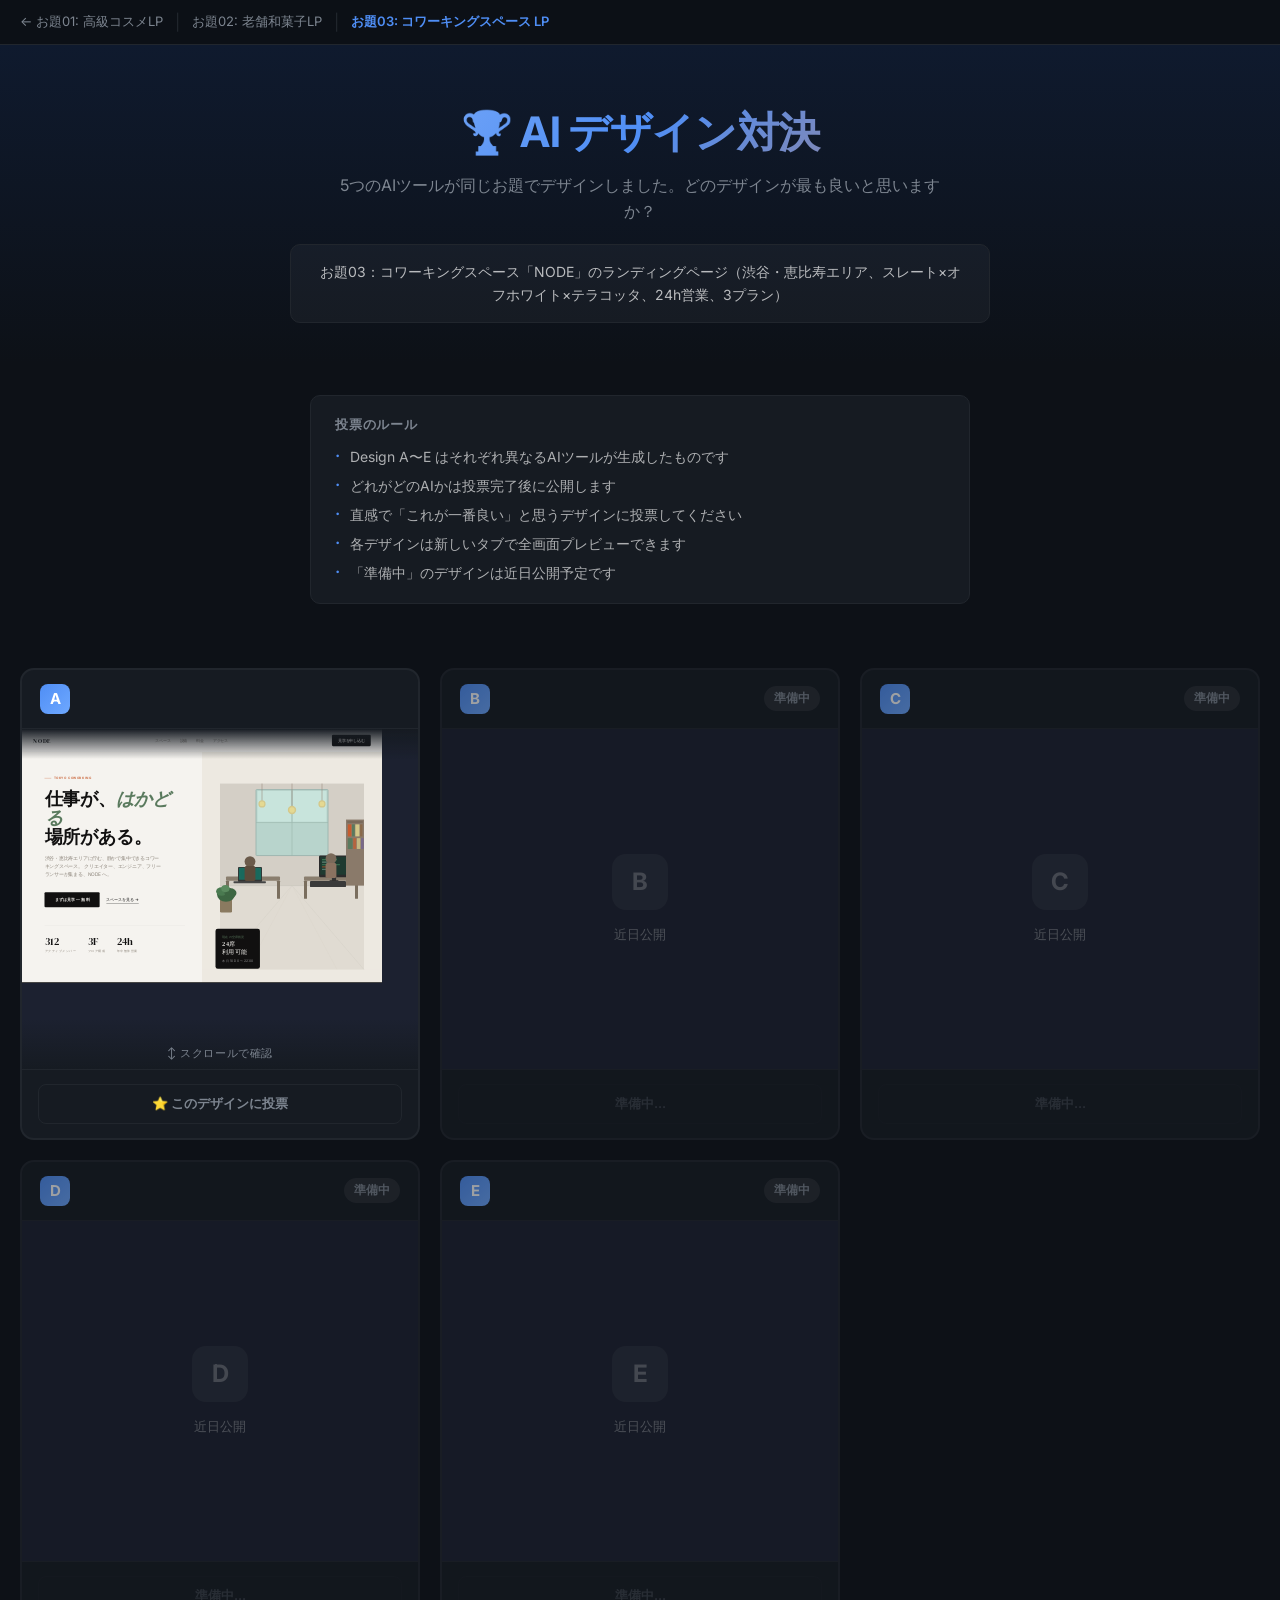
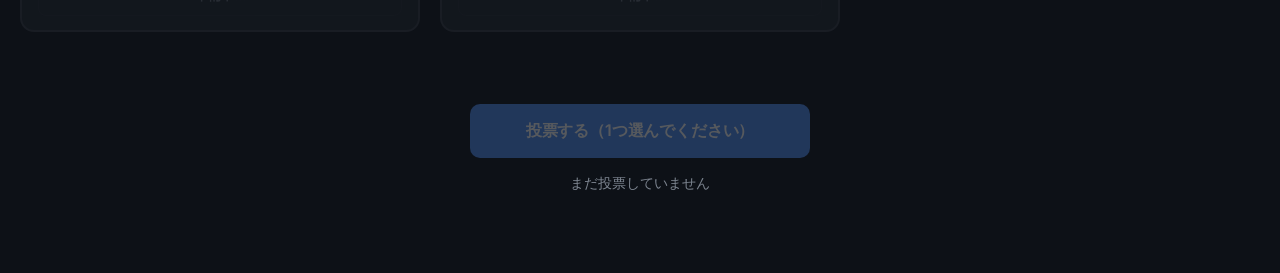
<file: vote03.html>
<!DOCTYPE html>
<html lang="ja">
<head>
<meta charset="UTF-8">
<meta name="viewport" content="width=device-width, initial-scale=1.0">
<title>AI デザイン対決 — お題03: コワーキングスペース LP</title>
<style>
  @import url('https://fonts.googleapis.com/css2?family=Inter:wght@300;400;500;600;700&display=swap');

  :root {
    --bg: #0d1117;
    --card: #161b22;
    --border: #21262d;
    --accent: #4f8ef5;
    --accent2: #e07b39;
    --text: #e6edf3;
    --muted: #7d8590;
  }

  * { box-sizing: border-box; margin: 0; padding: 0; }

  body {
    font-family: 'Inter', sans-serif;
    background: var(--bg);
    color: var(--text);
    min-height: 100vh;
  }

  /* nav back */
  .top-nav {
    padding: 12px 20px;
    display: flex;
    align-items: center;
    gap: 12px;
    flex-wrap: wrap;
    border-bottom: 1px solid var(--border);
    background: rgba(13,17,23,0.9);
    backdrop-filter: blur(8px);
    position: sticky;
    top: 0;
    z-index: 50;
  }
  .top-nav a {
    font-size: 13px;
    color: var(--muted);
    text-decoration: none;
    display: flex;
    align-items: center;
    gap: 4px;
    transition: color 0.2s;
  }
  .top-nav a:hover { color: var(--text); }
  .top-nav .sep { color: var(--border); font-size: 16px; }
  .top-nav .current { font-size: 13px; color: var(--accent); font-weight: 600; }

  .header {
    text-align: center;
    padding: 60px 20px 40px;
    background: linear-gradient(180deg, #0f1a2e 0%, var(--bg) 100%);
  }

  .header h1 {
    font-size: clamp(24px, 4vw, 42px);
    font-weight: 700;
    letter-spacing: -0.02em;
    background: linear-gradient(135deg, #a8c8f8, #4f8ef5, #e07b39);
    -webkit-background-clip: text;
    -webkit-text-fill-color: transparent;
    background-clip: text;
    margin-bottom: 12px;
  }

  .header p {
    color: var(--muted);
    font-size: 16px;
    max-width: 600px;
    margin: 0 auto 20px;
    line-height: 1.6;
  }

  .prompt-box {
    display: inline-block;
    background: rgba(255,255,255,0.04);
    border: 1px solid var(--border);
    border-radius: 10px;
    padding: 16px 24px;
    font-size: 14px;
    color: rgba(255,255,255,0.7);
    max-width: 700px;
    line-height: 1.6;
  }

  .rules {
    background: var(--card);
    border: 1px solid var(--border);
    border-radius: 10px;
    padding: 20px 24px;
    font-size: 14px;
  }

  .rules h3 {
    font-size: 13px;
    font-weight: 600;
    color: var(--muted);
    letter-spacing: 0.06em;
    text-transform: uppercase;
    margin-bottom: 12px;
  }

  .rules ul {
    list-style: none;
    display: flex;
    flex-direction: column;
    gap: 8px;
  }

  .rules li {
    display: flex;
    align-items: flex-start;
    gap: 10px;
    color: rgba(255,255,255,0.65);
    line-height: 1.5;
  }

  .rules li::before {
    content: '·';
    color: var(--accent);
    font-size: 20px;
    line-height: 1;
    flex-shrink: 0;
  }

  .designs-grid {
    display: grid;
    grid-template-columns: repeat(auto-fill, minmax(360px, 1fr));
    gap: 20px;
    max-width: 1400px;
    margin: 0 auto;
    padding: 32px 20px;
  }

  .design-card {
    background: var(--card);
    border: 2px solid var(--border);
    border-radius: 14px;
    overflow: hidden;
    transition: border-color 0.2s, box-shadow 0.2s;
    cursor: pointer;
  }

  .design-card.selected {
    border-color: var(--accent);
    box-shadow: 0 0 0 1px var(--accent), 0 0 30px rgba(79,142,245,0.15);
  }

  .design-card.coming-soon { opacity: 0.6; cursor: default; }

  .card-label {
    display: flex;
    align-items: center;
    justify-content: space-between;
    padding: 14px 18px;
    border-bottom: 1px solid var(--border);
  }

  .design-letter {
    width: 30px;
    height: 30px;
    background: linear-gradient(135deg, var(--accent), #6ea8ff);
    border-radius: 8px;
    display: flex;
    align-items: center;
    justify-content: center;
    font-weight: 700;
    font-size: 15px;
    color: white;
  }

  .card-status {
    font-size: 12px;
    font-weight: 600;
    padding: 4px 10px;
    border-radius: 20px;
  }

  .card-status.voted { background: rgba(79,142,245,0.15); color: var(--accent); }
  .card-status.soon { background: rgba(255,255,255,0.08); color: var(--muted); }

  .preview-container {
    position: relative;
    height: 340px;
    overflow: hidden;
    background: #1c2130;
  }

  .preview-overlay {
    position: absolute;
    top: 0; left: 0; right: 0;
    height: 30px;
    background: linear-gradient(180deg, var(--card) 0%, transparent 100%);
    z-index: 2;
    pointer-events: none;
  }

  .preview-overlay-bottom {
    position: absolute;
    bottom: 0; left: 0; right: 0;
    height: 50px;
    background: linear-gradient(0deg, var(--card) 0%, transparent 100%);
    z-index: 2;
    display: flex;
    align-items: flex-end;
    justify-content: center;
    padding-bottom: 8px;
    pointer-events: none;
  }

  .scroll-hint {
    font-size: 11px;
    color: var(--muted);
    letter-spacing: 0.05em;
  }

  .preview-container iframe {
    width: 1280px;
    height: 900px;
    border: none;
    transform: scale(0.28125);
    transform-origin: top left;
    pointer-events: none;
  }

  .iframe-click-cover {
    position: absolute;
    inset: 0;
    z-index: 3;
    cursor: pointer;
  }

  .preview-fallback {
    height: 100%;
    display: flex;
    flex-direction: column;
    align-items: center;
    justify-content: center;
    gap: 16px;
  }

  .preview-tool-badge {
    width: 56px; height: 56px;
    background: rgba(255,255,255,0.06);
    border-radius: 14px;
    display: flex; align-items: center; justify-content: center;
    font-size: 24px; font-weight: 700;
    color: rgba(255,255,255,0.3);
  }

  .card-footer {
    padding: 14px 16px;
    border-top: 1px solid var(--border);
    display: flex;
    align-items: center;
    gap: 10px;
  }

  .vote-btn {
    flex: 1;
    padding: 10px 16px;
    border-radius: 8px;
    border: 1.5px solid var(--border);
    background: transparent;
    color: var(--muted);
    font-size: 13px;
    font-weight: 600;
    cursor: pointer;
    transition: all 0.2s;
    font-family: 'Inter', sans-serif;
  }

  .vote-btn:hover:not(:disabled) {
    border-color: var(--accent);
    color: var(--accent);
    background: rgba(79,142,245,0.08);
  }

  .vote-btn.selected {
    background: var(--accent);
    border-color: var(--accent);
    color: white;
  }

  .vote-btn:disabled { opacity: 0.35; cursor: not-allowed; }

  .submit-section {
    text-align: center;
    padding: 40px 20px 80px;
  }

  .submit-btn {
    padding: 16px 56px;
    font-size: 16px;
    font-weight: 600;
    background: var(--accent);
    color: white;
    border: none;
    border-radius: 10px;
    cursor: pointer;
    font-family: 'Inter', sans-serif;
    transition: opacity 0.2s, transform 0.2s;
    letter-spacing: -0.01em;
  }

  .submit-btn:disabled { opacity: 0.3; cursor: not-allowed; }

  .submit-btn:not(:disabled):hover { opacity: 0.9; transform: translateY(-2px); }

  .vote-count {
    margin-top: 16px;
    font-size: 14px;
    color: var(--muted);
  }

  /* Reveal overlay */
  #revealOverlay {
    display: none;
    position: fixed;
    inset: 0;
    background: #060a10;
    z-index: 1000;
    overflow-y: auto;
    padding: 40px 20px;
  }

  #revealContent { max-width: 720px; margin: 0 auto; }

  @keyframes fadeSlideUp {
    from { opacity: 0; transform: translateY(24px); }
    to   { opacity: 1; transform: translateY(0); }
  }

  canvas#confettiCanvas {
    position: fixed;
    top: 0; left: 0;
    width: 100%; height: 100%;
    pointer-events: none;
    z-index: 999;
  }
</style>
</head>
<body>

<canvas id="confettiCanvas"></canvas>

<div class="top-nav">
  <a href="./vote.html">← お題01: 高級コスメLP</a>
  <span class="sep">|</span>
  <a href="./vote02.html">お題02: 老舗和菓子LP</a>
  <span class="sep">|</span>
  <span class="current">お題03: コワーキングスペース LP</span>
</div>

<div class="header">
  <h1>🏆 AI デザイン対決</h1>
  <p>5つのAIツールが同じお題でデザインしました。どのデザインが最も良いと思いますか？</p>
  <div class="prompt-box">
    お題03：コワーキングスペース「NODE」のランディングページ（渋谷・恵比寿エリア、スレート×オフホワイト×テラコッタ、24h営業、3プラン）
  </div>
</div>

<div style="max-width:700px;margin:32px auto;padding:0 20px;">
  <div class="rules">
    <h3>投票のルール</h3>
    <ul>
      <li>Design A〜E はそれぞれ異なるAIツールが生成したものです</li>
      <li>どれがどのAIかは投票完了後に公開します</li>
      <li>直感で「これが一番良い」と思うデザインに投票してください</li>
      <li>各デザインは新しいタブで全画面プレビューできます</li>
      <li>「準備中」のデザインは近日公開予定です</li>
    </ul>
  </div>
</div>

<div class="designs-grid" id="designsGrid">

  <!-- Design A: Claude -->
  <div class="design-card" id="card-A">
    <div class="card-label">
      <div class="design-letter">A</div>
      <span class="card-status" id="status-A"></span>
    </div>
    <div class="preview-container" onclick="openPcPreview('A')">
      <div class="preview-overlay"></div>
      <iframe id="iframe-A" src="" loading="lazy" sandbox="allow-scripts allow-same-origin"></iframe>
      <div class="iframe-click-cover"></div>
      <div class="preview-overlay-bottom"><span class="scroll-hint">↕ スクロールで確認</span></div>
    </div>
    <div class="card-footer">
      <button class="vote-btn" data-design="A" onclick="vote('A')">⭐ このデザインに投票</button>
    </div>
  </div>

  <!-- Design B: Lovable -->
  <div class="design-card coming-soon" id="card-B">
    <div class="card-label">
      <div class="design-letter">B</div>
      <span class="card-status soon" id="status-B">準備中</span>
    </div>
    <div class="preview-container">
      <div class="preview-fallback">
        <div class="preview-tool-badge">B</div>
        <div style="font-size:13px;color:rgba(255,255,255,0.4);">近日公開</div>
      </div>
    </div>
    <div class="card-footer">
      <button class="vote-btn" disabled>準備中...</button>
    </div>
  </div>

  <!-- Design C: v0 -->
  <div class="design-card coming-soon" id="card-C">
    <div class="card-label">
      <div class="design-letter">C</div>
      <span class="card-status soon" id="status-C">準備中</span>
    </div>
    <div class="preview-container">
      <div class="preview-fallback">
        <div class="preview-tool-badge">C</div>
        <div style="font-size:13px;color:rgba(255,255,255,0.4);">近日公開</div>
      </div>
    </div>
    <div class="card-footer">
      <button class="vote-btn" disabled>準備中...</button>
    </div>
  </div>

  <!-- Design D: Google Stitch -->
  <div class="design-card coming-soon" id="card-D">
    <div class="card-label">
      <div class="design-letter">D</div>
      <span class="card-status soon" id="status-D">準備中</span>
    </div>
    <div class="preview-container">
      <div class="preview-fallback">
        <div class="preview-tool-badge">D</div>
        <div style="font-size:13px;color:rgba(255,255,255,0.4);">近日公開</div>
      </div>
    </div>
    <div class="card-footer">
      <button class="vote-btn" disabled>準備中...</button>
    </div>
  </div>

  <!-- Design E: Figma AI -->
  <div class="design-card coming-soon" id="card-E">
    <div class="card-label">
      <div class="design-letter">E</div>
      <span class="card-status soon" id="status-E">準備中</span>
    </div>
    <div class="preview-container">
      <div class="preview-fallback">
        <div class="preview-tool-badge">E</div>
        <div style="font-size:13px;color:rgba(255,255,255,0.4);">近日公開</div>
      </div>
    </div>
    <div class="card-footer">
      <button class="vote-btn" disabled>準備中...</button>
    </div>
  </div>

</div>

<div class="submit-section">
  <button class="submit-btn" id="submitBtn" disabled onclick="submitVote()">
    投票する（1つ選んでください）
  </button>
  <div class="vote-count" id="voteCount">まだ投票していません</div>
</div>

<!-- Reveal Overlay -->
<div id="revealOverlay">
  <div id="revealContent"></div>
</div>

<script>
  // Design A: Claude
  document.getElementById('iframe-A').src = './designs/03/claude.html';

  // PC Preview
  const pcPreviewConfig = {
    A: { type: 'modal', url: './designs/03/claude.html' },
    B: { type: 'modal', url: null },
    C: { type: 'modal', url: null },
    D: { type: 'modal', url: null },
    E: { type: 'modal', url: null },
  };

  function openPcPreview(design) {
    const config = pcPreviewConfig[design];
    if (!config || !config.url) return;
    window.open(config.url, '_blank');
  }

  let currentVote = null;

  const tools = {
    A: { name: 'Claude (Anthropic)', brand: 'NODE — Claude版', desc: 'DM Serif Display × Inter、ペーパーホワイト × インクブラック × テラコッタ配色、SVGイラストでコワーキング空間を表現', color: '#4f8ef5' },
    B: { name: 'Lovable', brand: 'NODE — Lovable版', desc: '近日公開', color: '#e879a0' },
    C: { name: 'v0 (Vercel)', brand: 'NODE — v0版', desc: '近日公開', color: '#c8a055' },
    D: { name: 'Google Stitch', brand: 'NODE — Stitch版', desc: '近日公開', color: '#64b440' },
    E: { name: 'Figma AI (Make Designs)', brand: 'NODE — Figma AI版', desc: '近日公開', color: '#9b5de5' },
  };

  function vote(design) {
    const card = document.getElementById('card-' + design);
    if (card.classList.contains('coming-soon')) return;
    currentVote = design;
    document.querySelectorAll('.design-card:not(.coming-soon)').forEach(c => c.classList.remove('selected'));
    document.querySelectorAll('.vote-btn[data-design]').forEach(b => { b.classList.remove('selected'); b.textContent = '⭐ このデザインに投票'; });
    document.querySelectorAll('.card-status:not(.soon)').forEach(s => { s.className = 'card-status'; s.textContent = ''; });
    card.classList.add('selected');
    document.querySelector(`.vote-btn[data-design="${design}"]`).classList.add('selected');
    document.querySelector(`.vote-btn[data-design="${design}"]`).textContent = '✓ 投票済み';
    document.getElementById('status-' + design).className = 'card-status voted';
    document.getElementById('status-' + design).textContent = '✓ 選択中';
    document.getElementById('submitBtn').disabled = false;
    document.getElementById('submitBtn').textContent = `Design ${design} に投票する`;
    document.getElementById('voteCount').textContent = `Design ${design} を選択しました`;
  }

  const API_URL = 'https://ai-limits-lab-repo.vercel.app/api/vote03';

  async function submitVote() {
    if (!currentVote) return;
    document.getElementById('submitBtn').disabled = true;
    fetch(API_URL, {
      method: 'POST',
      headers: { 'Content-Type': 'application/json' },
      body: JSON.stringify({ design: currentVote })
    }).catch(() => {});
    await dramaticReveal();
  }

  async function fetchVoteCounts() {
    try {
      const res = await fetch(API_URL);
      return await res.json();
    } catch { return null; }
  }

  async function sleep(ms) { return new Promise(r => setTimeout(r, ms)); }

  async function dramaticReveal() {
    const overlay = document.getElementById('revealOverlay');
    const content = document.getElementById('revealContent');
    overlay.style.display = 'block';
    document.body.style.overflow = 'hidden';
    window.scrollTo({ top: 0, behavior: 'smooth' });

    const chosen = tools[currentVote];

    content.innerHTML = `<div style="text-align:center;padding:120px 0;"><div style="font-size:24px;color:rgba(255,255,255,0.4);">集計中...</div><div style="font-size:48px;margin-top:20px">⏳</div></div>`;
    await sleep(1800);

    content.innerHTML = `<div style="text-align:center;padding:100px 0;animation:fadeSlideUp 0.5s ease-out;"><div style="font-size:36px;font-weight:700;color:#fff;">正解を発表します</div></div>`;
    await sleep(1500);

    content.innerHTML = `
      <div style="animation:fadeSlideUp 0.6s ease-out;max-width:600px;margin:0 auto;padding:60px 0;">
        <div style="text-align:center;margin-bottom:40px;">
          <div style="font-size:16px;color:rgba(255,255,255,0.4);margin-bottom:12px;">あなたが選んだのは...</div>
          <div style="font-size:72px;font-weight:800;background:linear-gradient(135deg,#a8c8f8,#4f8ef5,#e07b39);-webkit-background-clip:text;-webkit-text-fill-color:transparent;background-clip:text;">Design ${currentVote}</div>
        </div>
        <div style="background:rgba(255,255,255,0.05);border:1px solid rgba(255,255,255,0.1);border-radius:20px;padding:32px;text-align:center;">
          <div style="font-size:11px;color:rgba(255,255,255,0.3);letter-spacing:0.15em;text-transform:uppercase;margin-bottom:8px;">このデザインを作ったのは...</div>
          <div style="font-size:32px;font-weight:700;color:${chosen.color};margin-bottom:8px;">${chosen.name}</div>
          <div style="font-size:20px;color:rgba(255,255,255,0.6);margin-bottom:16px;">「${chosen.brand}」</div>
          <div style="font-size:14px;color:rgba(255,255,255,0.4);line-height:1.6;">${chosen.desc}</div>
        </div>
      </div>`;
    await sleep(1000);
    launchConfetti();

    await sleep(1500);
    let allDesigns = '';
    for (const [key, tool] of Object.entries(tools)) {
      const isChosen = key === currentVote;
      allDesigns += `
        <div style="display:flex;align-items:center;gap:16px;padding:14px 20px;background:rgba(255,255,255,0.04);border-radius:12px;margin:8px 0;border-left:3px solid ${isChosen ? tool.color : 'transparent'};${isChosen ? 'background:rgba(255,255,255,0.08)' : ''}">
          <div style="width:36px;height:36px;border-radius:50%;background:linear-gradient(135deg,${tool.color},${tool.color}88);display:flex;align-items:center;justify-content:center;font-weight:700;font-size:16px;color:white;flex-shrink:0;">${key}</div>
          <div style="flex:1">
            <div style="font-size:15px;font-weight:600;color:${isChosen ? tool.color : 'rgba(255,255,255,0.8)'}">${tool.name} ${isChosen ? '← あなたの選択' : ''}</div>
            <div style="font-size:12px;color:rgba(255,255,255,0.3);margin-top:2px;">「${tool.brand}」</div>
          </div>
        </div>`;
    }

    content.innerHTML += `
      <div style="animation:fadeSlideUp 0.6s ease-out 0.3s both;max-width:600px;margin:0 auto;padding:0 0 40px;">
        <div style="font-size:12px;color:rgba(255,255,255,0.4);text-align:center;margin-bottom:20px;text-transform:uppercase;letter-spacing:0.1em;">全デザインの正体</div>
        ${allDesigns}
        <div id="voteResultSection" style="margin-top:32px;"></div>
        <div style="text-align:center;margin-top:40px;">
          <button onclick="document.getElementById('revealOverlay').style.display='none';document.body.style.overflow='';"
            style="padding:14px 40px;background:rgba(255,255,255,0.08);color:#fff;border:1px solid rgba(255,255,255,0.15);border-radius:12px;font-size:15px;cursor:pointer;font-family:inherit;">
            投票画面に戻る
          </button>
        </div>
      </div>`;

    fetchVoteCounts().then(data => {
      const section = document.getElementById('voteResultSection');
      if (!section || !data) return;
      const { counts, total } = data;
      const activeDesigns = ['A'];
      const max = Math.max(...activeDesigns.map(k => counts[k]));
      const bars = activeDesigns.map(k => {
        const pct = total > 0 ? Math.round(counts[k] / total * 100) : 0;
        const width = max > 0 ? Math.round(counts[k] / max * 100) : 0;
        const isWinner = counts[k] === max && total > 0;
        const color = tools[k].color;
        return `
          <div style="display:flex;align-items:center;gap:12px;margin:8px 0;">
            <div style="width:24px;font-size:13px;font-weight:700;color:${color};text-align:center;">${k}</div>
            <div style="flex:1;background:rgba(255,255,255,0.06);border-radius:6px;overflow:hidden;height:22px;">
              <div style="width:${width}%;height:100%;background:${color};opacity:0.7;border-radius:6px;transition:width 0.8s ease;"></div>
            </div>
            <div style="width:80px;font-size:13px;color:rgba(255,255,255,0.6);text-align:right;">${counts[k]}票 (${pct}%)${isWinner ? ' 🏆' : ''}</div>
          </div>`;
      }).join('');
      section.innerHTML = `
        <div style="border-top:1px solid rgba(255,255,255,0.08);padding-top:24px;">
          <div style="font-size:11px;color:rgba(255,255,255,0.3);text-transform:uppercase;letter-spacing:0.1em;margin-bottom:14px;text-align:center;">現在の集計 — 合計 ${total} 票（A のみ公開中）</div>
          ${bars}
        </div>`;
    });

    setTimeout(launchConfetti, 500);
  }

  // Confetti
  const confettiCanvas = document.getElementById('confettiCanvas');
  const ctx = confettiCanvas.getContext('2d');
  let particles = [];
  let running = false;

  function resizeCanvas() { confettiCanvas.width = window.innerWidth; confettiCanvas.height = window.innerHeight; }
  window.addEventListener('resize', resizeCanvas);
  resizeCanvas();

  function launchConfetti() {
    const colors = ['#4f8ef5','#e07b39','#a8c8f8','#ffffff','#1a3a6a','#f5f0e8'];
    for (let i = 0; i < 100; i++) {
      particles.push({
        x: Math.random() * confettiCanvas.width, y: -20 - Math.random() * 100,
        vx: (Math.random() - 0.5) * 8, vy: Math.random() * 3 + 2,
        w: Math.random() * 10 + 4, h: Math.random() * 6 + 3,
        color: colors[Math.floor(Math.random() * colors.length)],
        rotation: Math.random() * 360, rotSpeed: (Math.random() - 0.5) * 10, opacity: 1
      });
    }
    if (!running) { running = true; animate(); }
  }

  function animate() {
    ctx.clearRect(0, 0, confettiCanvas.width, confettiCanvas.height);
    particles.forEach(p => {
      p.x += p.vx; p.vy += 0.05; p.y += p.vy; p.rotation += p.rotSpeed; p.opacity -= 0.004;
      ctx.save(); ctx.translate(p.x, p.y); ctx.rotate(p.rotation * Math.PI / 180);
      ctx.globalAlpha = Math.max(0, p.opacity); ctx.fillStyle = p.color;
      ctx.fillRect(-p.w/2, -p.h/2, p.w, p.h); ctx.restore();
    });
    particles = particles.filter(p => p.opacity > 0 && p.y < confettiCanvas.height + 50);
    if (particles.length > 0) requestAnimationFrame(animate);
    else { running = false; ctx.clearRect(0, 0, confettiCanvas.width, confettiCanvas.height); }
  }
</script>
</body>
</html>
</file>
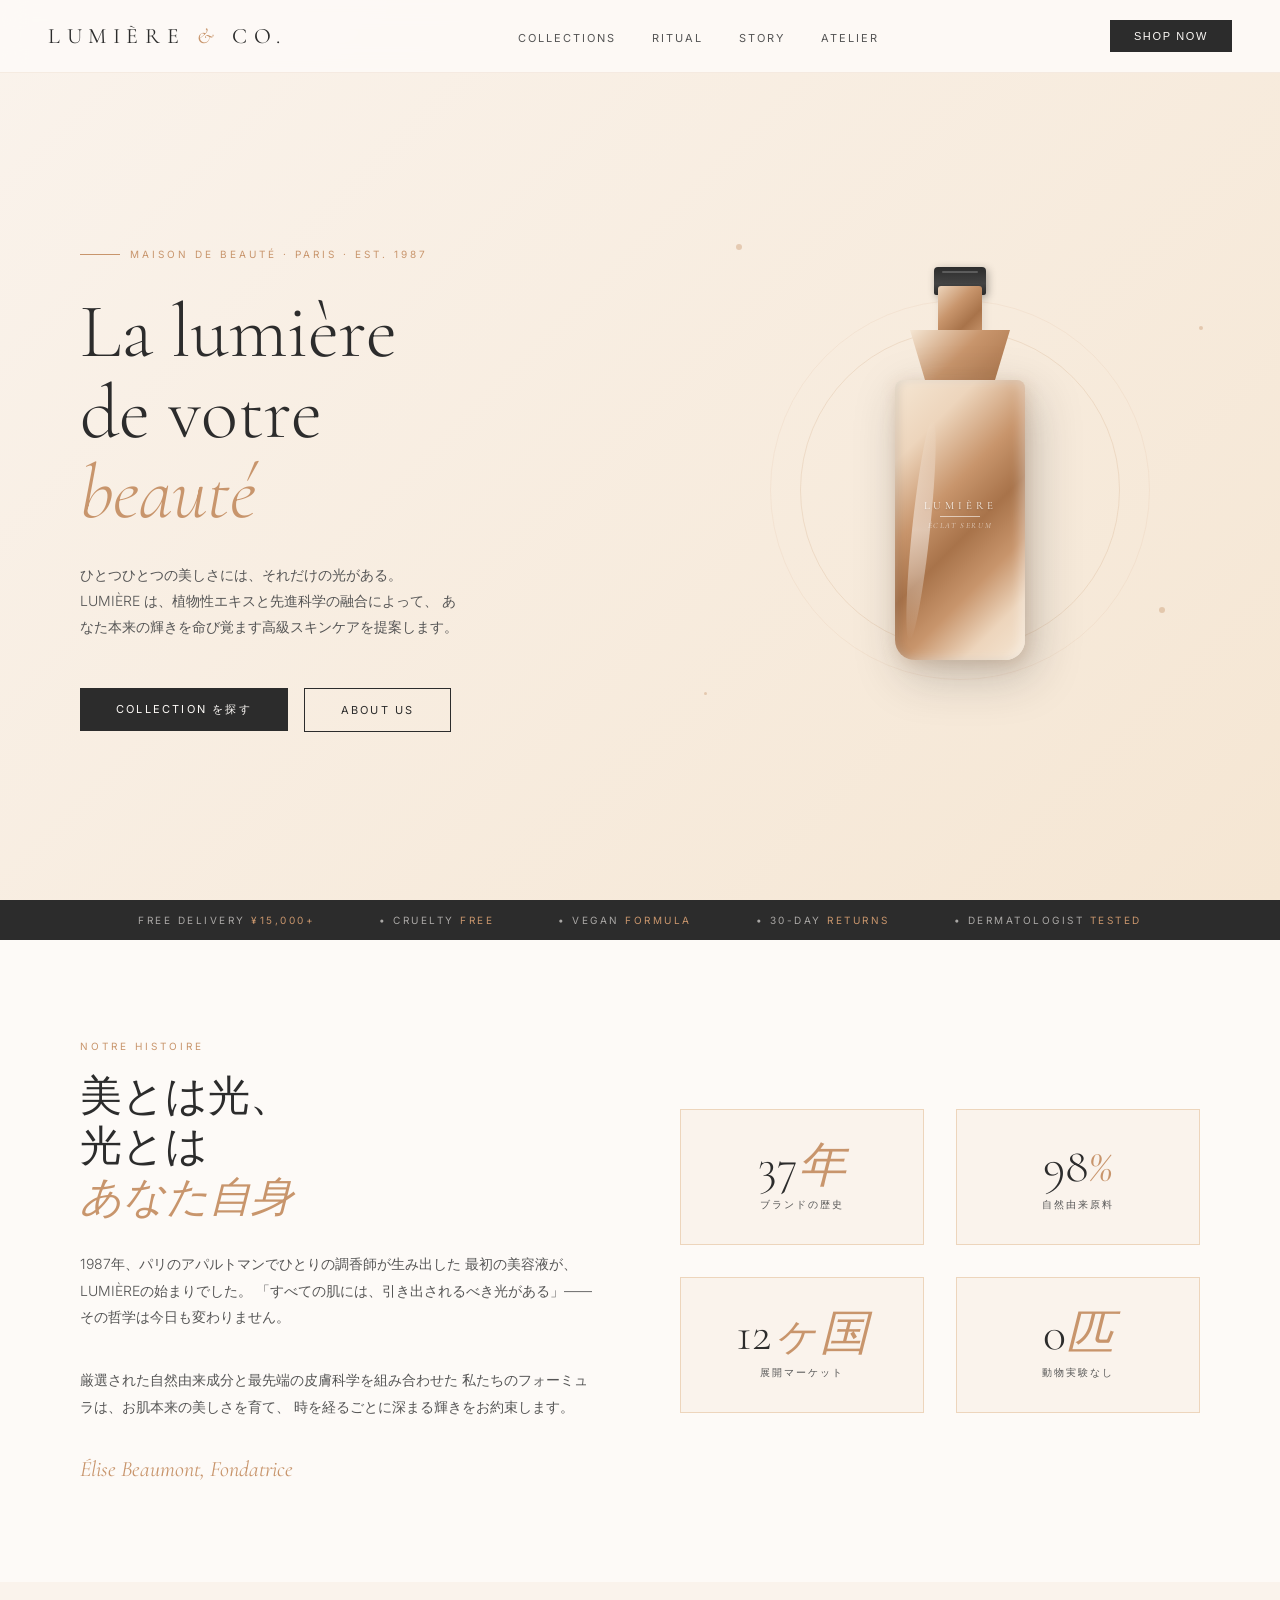
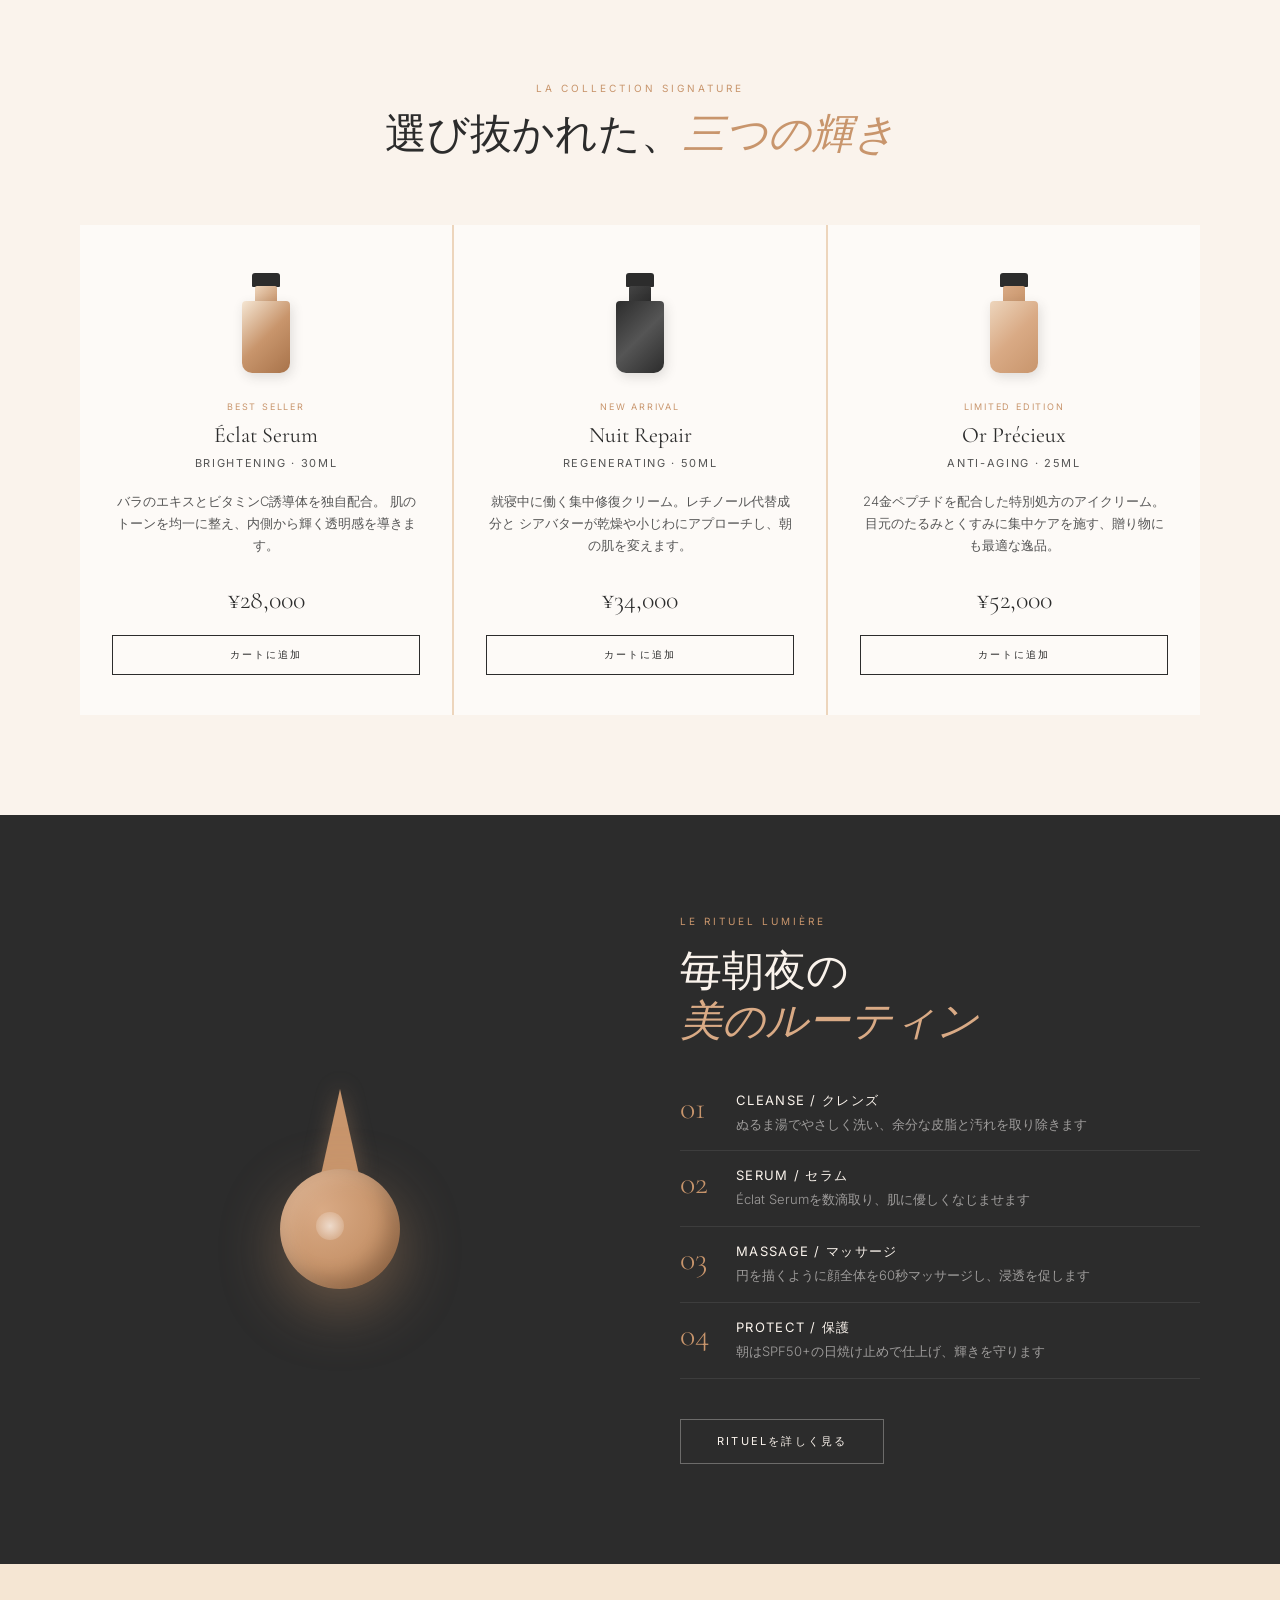
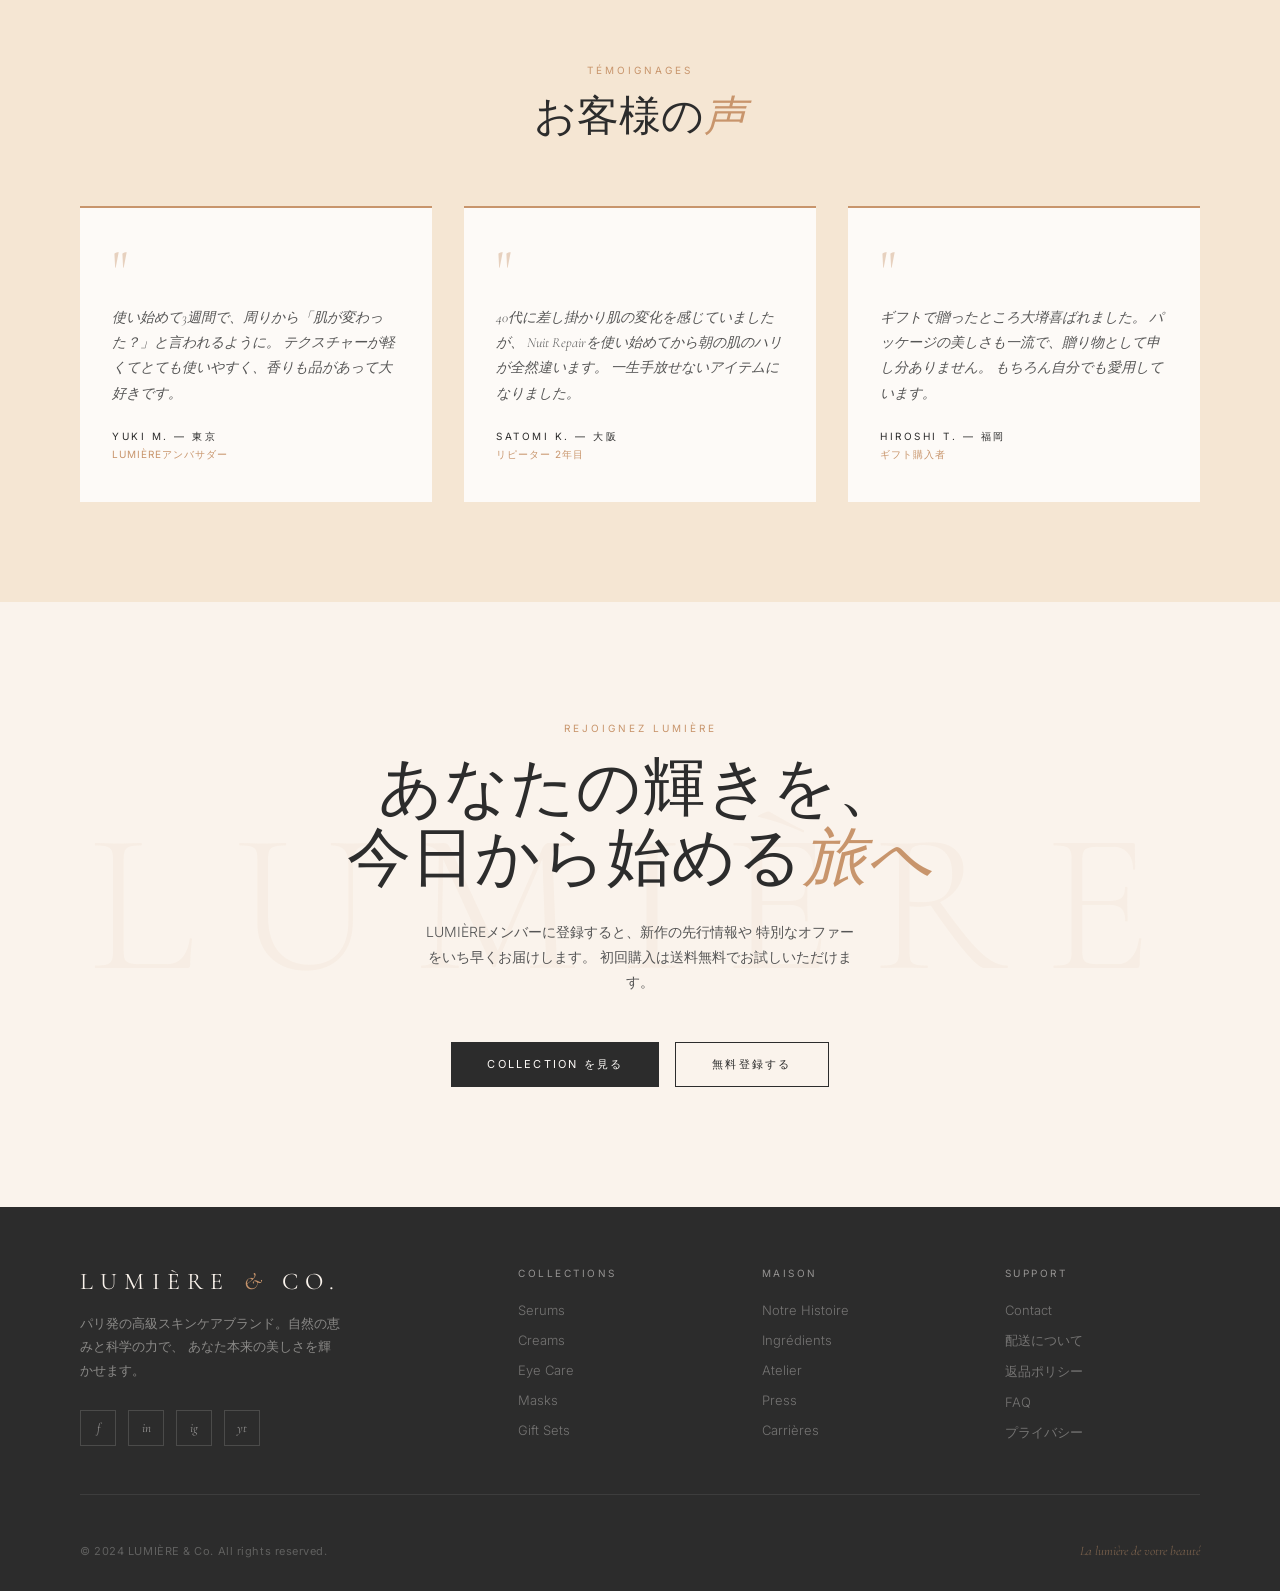
<file: designs/claude.html>
<!DOCTYPE html>
<html lang="ja">
<head>
<meta charset="UTF-8">
<meta name="viewport" content="width=device-width, initial-scale=1.0">
<title>LUMIÈRE — Luxury Cosmetics</title>
<link href="https://fonts.googleapis.com/css2?family=Cormorant+Garamond:ital,wght@0,300;0,400;0,600;1,300;1,400&family=Inter:wght@300;400;500&display=swap" rel="stylesheet">
<style>
  *, *::before, *::after { box-sizing: border-box; margin: 0; padding: 0; }

  :root {
    --cream: #F5E6D3;
    --cream-light: #FAF3EC;
    --cream-dark: #EDD5BC;
    --charcoal: #2C2C2C;
    --charcoal-light: #555555;
    --rose-gold: #C8956C;
    --rose-gold-light: #D9AA85;
    --rose-gold-dark: #A8734A;
    --white: #FDFAF7;
  }

  html { scroll-behavior: smooth; }

  body {
    font-family: 'Inter', sans-serif;
    background-color: var(--cream-light);
    color: var(--charcoal);
    overflow-x: hidden;
  }

  /* ── NAV ── */
  nav {
    position: fixed;
    top: 0; left: 0; right: 0;
    z-index: 100;
    display: flex;
    align-items: center;
    justify-content: space-between;
    padding: 20px 48px;
    background: rgba(253,250,247,0.92);
    backdrop-filter: blur(12px);
    border-bottom: 1px solid rgba(200,149,108,0.15);
  }

  .nav-logo {
    font-family: 'Cormorant Garamond', serif;
    font-size: 22px;
    font-weight: 400;
    letter-spacing: 0.3em;
    color: var(--charcoal);
    text-transform: uppercase;
  }

  .nav-logo span {
    color: var(--rose-gold);
    font-style: italic;
  }

  .nav-links {
    display: flex;
    gap: 36px;
    list-style: none;
  }

  .nav-links a {
    font-size: 11px;
    letter-spacing: 0.18em;
    text-transform: uppercase;
    color: var(--charcoal-light);
    text-decoration: none;
    transition: color 0.3s;
  }

  .nav-links a:hover { color: var(--rose-gold); }

  .nav-cta {
    font-size: 11px;
    letter-spacing: 0.15em;
    text-transform: uppercase;
    color: var(--white);
    background: var(--charcoal);
    border: none;
    padding: 10px 24px;
    cursor: pointer;
    transition: background 0.3s;
  }

  .nav-cta:hover { background: var(--rose-gold-dark); }

  /* ── HERO ── */
  .hero {
    min-height: 100vh;
    display: grid;
    grid-template-columns: 1fr 1fr;
    padding-top: 80px;
    background: linear-gradient(135deg, var(--cream-light) 0%, var(--cream) 100%);
  }

  .hero-left {
    display: flex;
    flex-direction: column;
    justify-content: center;
    padding: 60px 48px 60px 80px;
  }

  .hero-badge {
    display: inline-flex;
    align-items: center;
    gap: 10px;
    margin-bottom: 32px;
  }

  .hero-badge-line {
    width: 40px;
    height: 1px;
    background: var(--rose-gold);
  }

  .hero-badge-text {
    font-size: 10px;
    letter-spacing: 0.3em;
    text-transform: uppercase;
    color: var(--rose-gold);
  }

  .hero-title {
    font-family: 'Cormorant Garamond', serif;
    font-size: clamp(52px, 6vw, 80px);
    font-weight: 300;
    line-height: 1.05;
    color: var(--charcoal);
    margin-bottom: 28px;
  }

  .hero-title em {
    font-style: italic;
    color: var(--rose-gold);
  }

  .hero-desc {
    font-size: 14px;
    line-height: 1.85;
    color: var(--charcoal-light);
    max-width: 380px;
    margin-bottom: 48px;
    font-weight: 300;
  }

  .hero-actions {
    display: flex;
    gap: 16px;
    align-items: center;
  }

  .btn-primary {
    background: var(--charcoal);
    color: var(--white);
    border: none;
    padding: 14px 36px;
    font-size: 11px;
    letter-spacing: 0.2em;
    text-transform: uppercase;
    cursor: pointer;
    transition: all 0.3s;
    font-family: 'Inter', sans-serif;
  }

  .btn-primary:hover {
    background: var(--rose-gold-dark);
    transform: translateY(-1px);
  }

  .btn-ghost {
    background: transparent;
    color: var(--charcoal);
    border: 1px solid var(--charcoal);
    padding: 14px 36px;
    font-size: 11px;
    letter-spacing: 0.2em;
    text-transform: uppercase;
    cursor: pointer;
    transition: all 0.3s;
    font-family: 'Inter', sans-serif;
  }

  .btn-ghost:hover {
    border-color: var(--rose-gold);
    color: var(--rose-gold);
  }

  .hero-right {
    display: flex;
    align-items: center;
    justify-content: center;
    position: relative;
    padding: 60px 48px;
    overflow: hidden;
  }

  /* ── CSS BOTTLE ART ── */
  .bottle-scene {
    position: relative;
    width: 260px;
    height: 420px;
  }

  /* Main bottle body */
  .bottle-body {
    position: absolute;
    bottom: 40px;
    left: 50%;
    transform: translateX(-50%);
    width: 130px;
    height: 280px;
    background: linear-gradient(
      135deg,
      #F5E6D3 0%,
      #EDD5BC 20%,
      #C8956C 40%,
      #A8734A 55%,
      #C8956C 70%,
      #EDD5BC 85%,
      #F5E6D3 100%
    );
    border-radius: 8px 8px 20px 20px;
    box-shadow:
      inset -4px 0 12px rgba(255,255,255,0.4),
      inset 4px 0 8px rgba(0,0,0,0.1),
      8px 16px 48px rgba(44,44,44,0.25),
      2px 4px 16px rgba(200,149,108,0.3);
  }

  /* Bottle shoulder taper */
  .bottle-shoulder {
    position: absolute;
    bottom: 320px;
    left: 50%;
    transform: translateX(-50%);
    width: 100px;
    height: 50px;
    background: linear-gradient(
      135deg,
      #F5E6D3 0%,
      #C8956C 50%,
      #A8734A 100%
    );
    clip-path: polygon(15% 100%, 85% 100%, 100% 0%, 0% 0%);
    box-shadow: 4px 4px 16px rgba(44,44,44,0.15);
  }

  /* Bottle neck */
  .bottle-neck {
    position: absolute;
    bottom: 364px;
    left: 50%;
    transform: translateX(-50%);
    width: 44px;
    height: 50px;
    background: linear-gradient(
      135deg,
      #EDD5BC 0%,
      #C8956C 40%,
      #A8734A 70%,
      #C8956C 100%
    );
    border-radius: 3px 3px 0 0;
    box-shadow: 2px 0 8px rgba(44,44,44,0.1);
  }

  /* Cap */
  .bottle-cap {
    position: absolute;
    bottom: 405px;
    left: 50%;
    transform: translateX(-50%);
    width: 52px;
    height: 28px;
    background: linear-gradient(
      180deg,
      var(--charcoal) 0%,
      #444 60%,
      var(--charcoal) 100%
    );
    border-radius: 4px 4px 2px 2px;
    box-shadow: 2px 2px 8px rgba(0,0,0,0.3);
  }

  /* Cap top highlight */
  .bottle-cap::after {
    content: '';
    position: absolute;
    top: 4px;
    left: 8px;
    right: 8px;
    height: 2px;
    background: rgba(255,255,255,0.2);
    border-radius: 1px;
  }

  /* Label on bottle */
  .bottle-label {
    position: absolute;
    bottom: 130px;
    left: 50%;
    transform: translateX(-50%);
    width: 100px;
    text-align: center;
    z-index: 2;
  }

  .bottle-label-brand {
    display: block;
    font-family: 'Cormorant Garamond', serif;
    font-size: 11px;
    font-weight: 400;
    letter-spacing: 0.35em;
    text-transform: uppercase;
    color: var(--cream-light);
    text-shadow: 0 1px 2px rgba(0,0,0,0.2);
  }

  .bottle-label-line {
    display: block;
    width: 40px;
    height: 1px;
    background: rgba(253,250,247,0.6);
    margin: 4px auto;
  }

  .bottle-label-product {
    display: block;
    font-family: 'Cormorant Garamond', serif;
    font-size: 8px;
    letter-spacing: 0.2em;
    text-transform: uppercase;
    color: rgba(253,250,247,0.7);
    font-style: italic;
  }

  /* Shine effect */
  .bottle-shine {
    position: absolute;
    bottom: 60px;
    left: calc(50% - 48px);
    width: 18px;
    height: 220px;
    background: linear-gradient(
      180deg,
      rgba(255,255,255,0) 0%,
      rgba(255,255,255,0.35) 30%,
      rgba(255,255,255,0.5) 50%,
      rgba(255,255,255,0.35) 70%,
      rgba(255,255,255,0) 100%
    );
    border-radius: 50%;
    transform: skewX(-6deg);
    pointer-events: none;
  }

  /* Decorative elements around bottle */
  .deco-circle {
    position: absolute;
    border-radius: 50%;
    border: 1px solid rgba(200,149,108,0.2);
    animation: rotateSlow 20s linear infinite;
  }

  .deco-circle-1 {
    width: 320px; height: 320px;
    top: 50%; left: 50%;
    transform: translate(-50%, -50%);
  }

  .deco-circle-2 {
    width: 380px; height: 380px;
    top: 50%; left: 50%;
    transform: translate(-50%, -50%);
    animation-duration: 30s;
    animation-direction: reverse;
    border-color: rgba(200,149,108,0.1);
  }

  @keyframes rotateSlow {
    from { transform: translate(-50%, -50%) rotate(0deg); }
    to { transform: translate(-50%, -50%) rotate(360deg); }
  }

  /* Floating dots */
  .deco-dot {
    position: absolute;
    width: 6px; height: 6px;
    border-radius: 50%;
    background: var(--rose-gold);
    opacity: 0.4;
  }

  .deco-dot:nth-child(1) { top: 20%; left: 15%; }
  .deco-dot:nth-child(2) { top: 30%; right: 12%; width: 4px; height: 4px; }
  .deco-dot:nth-child(3) { bottom: 25%; left: 10%; width: 3px; height: 3px; }
  .deco-dot:nth-child(4) { bottom: 35%; right: 18%; }

  /* ── STRIP ── */
  .strip {
    background: var(--charcoal);
    padding: 14px;
    display: flex;
    justify-content: center;
    gap: 64px;
    overflow: hidden;
  }

  .strip-item {
    font-size: 10px;
    letter-spacing: 0.25em;
    text-transform: uppercase;
    color: rgba(253,250,247,0.6);
    white-space: nowrap;
  }

  .strip-item span { color: var(--rose-gold); }

  /* ── INTRO ── */
  .intro {
    padding: 100px 80px;
    display: grid;
    grid-template-columns: 1fr 1fr;
    gap: 80px;
    align-items: center;
    background: var(--white);
  }

  .intro-tag {
    font-size: 10px;
    letter-spacing: 0.3em;
    text-transform: uppercase;
    color: var(--rose-gold);
    margin-bottom: 20px;
  }

  .intro-title {
    font-family: 'Cormorant Garamond', serif;
    font-size: 42px;
    font-weight: 300;
    line-height: 1.2;
    margin-bottom: 28px;
  }

  .intro-title em { font-style: italic; color: var(--rose-gold); }

  .intro-text {
    font-size: 14px;
    line-height: 1.9;
    color: var(--charcoal-light);
    font-weight: 300;
    margin-bottom: 36px;
  }

  .intro-signature {
    font-family: 'Cormorant Garamond', serif;
    font-size: 22px;
    font-style: italic;
    color: var(--rose-gold);
  }

  .intro-stats {
    display: grid;
    grid-template-columns: 1fr 1fr;
    gap: 32px;
  }

  .stat-box {
    padding: 32px;
    border: 1px solid var(--cream-dark);
    text-align: center;
    background: var(--cream-light);
  }

  .stat-number {
    font-family: 'Cormorant Garamond', serif;
    font-size: 48px;
    font-weight: 300;
    color: var(--charcoal);
    line-height: 1;
    margin-bottom: 8px;
  }

  .stat-number span { color: var(--rose-gold); font-style: italic; }

  .stat-label {
    font-size: 10px;
    letter-spacing: 0.2em;
    text-transform: uppercase;
    color: var(--charcoal-light);
  }

  /* ── PRODUCTS ── */
  .products {
    padding: 100px 80px;
    background: var(--cream-light);
  }

  .section-header {
    text-align: center;
    margin-bottom: 64px;
  }

  .section-tag {
    font-size: 10px;
    letter-spacing: 0.3em;
    text-transform: uppercase;
    color: var(--rose-gold);
    margin-bottom: 16px;
  }

  .section-title {
    font-family: 'Cormorant Garamond', serif;
    font-size: 42px;
    font-weight: 300;
    line-height: 1.2;
  }

  .section-title em { font-style: italic; color: var(--rose-gold); }

  .products-grid {
    display: grid;
    grid-template-columns: repeat(3, 1fr);
    gap: 2px;
    background: var(--cream-dark);
  }

  .product-card {
    background: var(--white);
    padding: 48px 32px 40px;
    display: flex;
    flex-direction: column;
    align-items: center;
    transition: transform 0.4s ease;
  }

  .product-card:hover { transform: translateY(-8px); z-index: 1; position: relative; }

  /* Mini CSS bottle for each product */
  .product-bottle {
    width: 60px;
    height: 100px;
    position: relative;
    margin-bottom: 28px;
  }

  .pb-body {
    position: absolute;
    bottom: 0; left: 50%;
    transform: translateX(-50%);
    width: 48px; height: 72px;
    border-radius: 4px 4px 10px 10px;
    box-shadow: 2px 4px 12px rgba(44,44,44,0.15);
  }

  .pb-neck {
    position: absolute;
    bottom: 71px; left: 50%;
    transform: translateX(-50%);
    width: 22px; height: 16px;
    border-radius: 2px 2px 0 0;
  }

  .pb-cap {
    position: absolute;
    bottom: 86px; left: 50%;
    transform: translateX(-50%);
    width: 28px; height: 14px;
    border-radius: 3px 3px 1px 1px;
    background: var(--charcoal);
  }

  .product-card:nth-child(1) .pb-body {
    background: linear-gradient(135deg, #F5E6D3, #C8956C, #A8734A);
  }
  .product-card:nth-child(1) .pb-neck {
    background: linear-gradient(135deg, #EDD5BC, #C8956C);
  }

  .product-card:nth-child(2) .pb-body {
    background: linear-gradient(135deg, #2C2C2C, #555, #2C2C2C);
  }
  .product-card:nth-child(2) .pb-neck {
    background: linear-gradient(135deg, #444, #2C2C2C);
  }

  .product-card:nth-child(3) .pb-body {
    background: linear-gradient(135deg, #EDD5BC, #D9AA85, #C8956C);
  }
  .product-card:nth-child(3) .pb-neck {
    background: linear-gradient(135deg, #D9AA85, #C8956C);
  }

  .product-badge {
    font-size: 9px;
    letter-spacing: 0.2em;
    text-transform: uppercase;
    color: var(--rose-gold);
    margin-bottom: 10px;
  }

  .product-name {
    font-family: 'Cormorant Garamond', serif;
    font-size: 22px;
    font-weight: 400;
    text-align: center;
    margin-bottom: 8px;
  }

  .product-sub {
    font-size: 11px;
    letter-spacing: 0.15em;
    text-transform: uppercase;
    color: var(--charcoal-light);
    margin-bottom: 20px;
    text-align: center;
  }

  .product-desc {
    font-size: 13px;
    line-height: 1.7;
    color: var(--charcoal-light);
    text-align: center;
    font-weight: 300;
    margin-bottom: 28px;
    flex: 1;
  }

  .product-price {
    font-family: 'Cormorant Garamond', serif;
    font-size: 26px;
    font-weight: 300;
    color: var(--charcoal);
    margin-bottom: 20px;
  }

  .product-btn {
    width: 100%;
    background: transparent;
    border: 1px solid var(--charcoal);
    color: var(--charcoal);
    padding: 12px;
    font-size: 10px;
    letter-spacing: 0.2em;
    text-transform: uppercase;
    cursor: pointer;
    transition: all 0.3s;
    font-family: 'Inter', sans-serif;
  }

  .product-btn:hover {
    background: var(--charcoal);
    color: var(--white);
  }

  /* ── RITUAL SECTION ── */
  .ritual {
    padding: 100px 80px;
    background: var(--charcoal);
    display: grid;
    grid-template-columns: 1fr 1fr;
    gap: 80px;
    align-items: center;
  }

  .ritual-visual {
    position: relative;
    height: 360px;
    display: flex;
    align-items: center;
    justify-content: center;
  }

  /* Large CSS art - serum drop */
  .drop-art {
    position: relative;
    width: 160px;
    height: 200px;
  }

  .drop-body {
    position: absolute;
    bottom: 0; left: 50%;
    transform: translateX(-50%);
    width: 120px; height: 120px;
    border-radius: 50%;
    background: radial-gradient(circle at 35% 35%, #D9AA85, #C8956C, #A8734A);
    box-shadow:
      0 20px 60px rgba(200,149,108,0.4),
      inset -10px -10px 20px rgba(0,0,0,0.2),
      inset 10px 10px 20px rgba(255,255,255,0.15);
  }

  .drop-tip {
    position: absolute;
    bottom: 110px; left: 50%;
    transform: translateX(-50%);
    width: 0; height: 0;
    border-left: 20px solid transparent;
    border-right: 20px solid transparent;
    border-bottom: 90px solid #C8956C;
    filter: drop-shadow(0 -5px 10px rgba(200,149,108,0.3));
  }

  .drop-shine {
    position: absolute;
    top: 36%; left: 30%;
    width: 28px; height: 28px;
    border-radius: 50%;
    background: radial-gradient(circle, rgba(255,255,255,0.6), transparent);
    z-index: 2;
  }

  .ritual-content { color: var(--white); }

  .ritual-tag {
    font-size: 10px;
    letter-spacing: 0.3em;
    text-transform: uppercase;
    color: var(--rose-gold);
    margin-bottom: 20px;
  }

  .ritual-title {
    font-family: 'Cormorant Garamond', serif;
    font-size: 42px;
    font-weight: 300;
    line-height: 1.2;
    margin-bottom: 28px;
    color: var(--cream-light);
  }

  .ritual-title em { font-style: italic; color: var(--rose-gold-light); }

  .ritual-steps {
    list-style: none;
    margin-bottom: 40px;
  }

  .ritual-step {
    display: flex;
    gap: 20px;
    align-items: flex-start;
    padding: 16px 0;
    border-bottom: 1px solid rgba(253,250,247,0.08);
  }

  .step-num {
    font-family: 'Cormorant Garamond', serif;
    font-size: 32px;
    font-weight: 300;
    color: var(--rose-gold);
    line-height: 1;
    min-width: 36px;
  }

  .step-info {}

  .step-title {
    font-size: 13px;
    letter-spacing: 0.1em;
    text-transform: uppercase;
    color: var(--cream-light);
    margin-bottom: 4px;
  }

  .step-desc {
    font-size: 13px;
    line-height: 1.6;
    color: rgba(253,250,247,0.55);
    font-weight: 300;
  }

  /* ── TESTIMONIALS ── */
  .testimonials {
    padding: 100px 80px;
    background: var(--cream);
  }

  .testimonials-grid {
    display: grid;
    grid-template-columns: repeat(3, 1fr);
    gap: 32px;
    margin-top: 64px;
  }

  .testimonial {
    padding: 40px 32px;
    background: var(--white);
    border-top: 2px solid var(--rose-gold);
  }

  .testimonial-quote {
    font-family: 'Cormorant Garamond', serif;
    font-size: 56px;
    color: var(--rose-gold);
    line-height: 0.8;
    margin-bottom: 12px;
    opacity: 0.4;
  }

  .testimonial-text {
    font-size: 14px;
    line-height: 1.8;
    color: var(--charcoal-light);
    font-style: italic;
    font-family: 'Cormorant Garamond', serif;
    font-weight: 300;
    margin-bottom: 24px;
  }

  .testimonial-author {
    font-size: 10px;
    letter-spacing: 0.25em;
    text-transform: uppercase;
    color: var(--charcoal);
  }

  .testimonial-role {
    font-size: 10px;
    color: var(--rose-gold);
    margin-top: 4px;
    letter-spacing: 0.1em;
  }

  /* ── CTA ── */
  .cta {
    padding: 120px 80px;
    background: var(--cream-light);
    text-align: center;
    position: relative;
    overflow: hidden;
  }

  .cta::before {
    content: 'LUMIÈRE';
    position: absolute;
    top: 50%;
    left: 50%;
    transform: translate(-50%, -50%);
    font-family: 'Cormorant Garamond', serif;
    font-size: 200px;
    font-weight: 300;
    color: rgba(200,149,108,0.06);
    white-space: nowrap;
    letter-spacing: 0.2em;
  }

  .cta-tag {
    font-size: 10px;
    letter-spacing: 0.3em;
    text-transform: uppercase;
    color: var(--rose-gold);
    margin-bottom: 20px;
  }

  .cta-title {
    font-family: 'Cormorant Garamond', serif;
    font-size: clamp(42px, 5vw, 64px);
    font-weight: 300;
    line-height: 1.1;
    margin-bottom: 24px;
    position: relative;
  }

  .cta-title em { font-style: italic; color: var(--rose-gold); }

  .cta-desc {
    font-size: 14px;
    color: var(--charcoal-light);
    font-weight: 300;
    max-width: 440px;
    margin: 0 auto 48px;
    line-height: 1.8;
    position: relative;;
  }

  .cta-actions {
    display: flex;
    justify-content: center;
    gap: 16px;
    position: relative;
  }

  /* ── FOOTER ── */
  footer {
    background: var(--charcoal);
    padding: 60px 80px 32px;
  }

  .footer-top {
    display: grid;
    grid-template-columns: 2fr 1fr 1fr 1fr;
    gap: 48px;
    margin-bottom: 48px;
    padding-bottom: 48px;
    border-bottom: 1px solid rgba(253,250,247,0.08);
  }

  .footer-brand-name {
    font-family: 'Cormorant Garamond', serif;
    font-size: 24px;
    font-weight: 400;
    letter-spacing: 0.3em;
    text-transform: uppercase;
    color: var(--cream-light);
    margin-bottom: 16px;
  }

  .footer-brand-name span { color: var(--rose-gold); font-style: italic; }

  .footer-brand-desc {
    font-size: 13px;
    line-height: 1.8;
    color: rgba(253,250,247,0.45);
    font-weight: 300;
    max-width: 260px;
    margin-bottom: 28px;
  }

  .footer-social {
    display: flex;
    gap: 12px;
  }

  .social-btn {
    width: 36px; height: 36px;
    border: 1px solid rgba(253,250,247,0.15);
    display: flex;
    align-items: center;
    justify-content: center;
    cursor: pointer;
    transition: border-color 0.3s;
    font-size: 13px;
    color: rgba(253,250,247,0.5);
    font-family: 'Cormorant Garamond', serif;
    font-style: italic;
  }

  .social-btn:hover { border-color: var(--rose-gold); color: var(--rose-gold); }

  .footer-col-title {
    font-size: 10px;
    letter-spacing: 0.25em;
    text-transform: uppercase;
    color: rgba(253,250,247,0.5);
    margin-bottom: 20px;
  }

  .footer-links {
    list-style: none;
    display: flex;
    flex-direction: column;
    gap: 10px;
  }

  .footer-links a {
    font-size: 13px;
    color: rgba(253,250,247,0.35);
    text-decoration: none;
    transition: color 0.3s;
    font-weight: 300;
  }

  .footer-links a:hover { color: var(--rose-gold-light); }

  .footer-bottom {
    display: flex;
    justify-content: space-between;
    align-items: center;
  }

  .footer-copy {
    font-size: 11px;
    color: rgba(253,250,247,0.25);
    letter-spacing: 0.05em;
  }

  .footer-tagline {
    font-family: 'Cormorant Garamond', serif;
    font-size: 13px;
    font-style: italic;
    color: rgba(200,149,108,0.5);
  }
</style>
</head>
<body>

<!-- NAV -->
<nav>
  <div class="nav-logo">LUMIÈRE <span>&</span> Co.</div>
  <ul class="nav-links">
    <li><a href="#products">Collections</a></li>
    <li><a href="#ritual">Ritual</a></li>
    <li><a href="#story">Story</a></li>
    <li><a href="#atelier">Atelier</a></li>
  </ul>
  <button class="nav-cta">Shop Now</button>
</nav>

<!-- HERO -->
<section class="hero">
  <div class="hero-left">
    <div class="hero-badge">
      <div class="hero-badge-line"></div>
      <span class="hero-badge-text">Maison de Beauté · Paris · Est. 1987</span>
    </div>
    <h1 class="hero-title">
      La lumière<br>
      de votre<br>
      <em>beauté</em>
    </h1>
    <p class="hero-desc">
      ひとつひとつの美しさには、それだけの光がある。
      LUMIÈRE は、植物性エキスと先進科学の融合によって、
      あなた本来の輝きを命び覚ます高級スキンケアを提案します。
    </p>
    <div class="hero-actions">
      <button class="btn-primary">Collection を探す</button>
      <button class="btn-ghost">About Us</button>
    </div>
  </div>
  <div class="hero-right">
    <div class="deco-dot"></div>
    <div class="deco-dot"></div>
    <div class="deco-dot"></div>
    <div class="deco-dot"></div>
    <div class="deco-circle deco-circle-1"></div>
    <div class="deco-circle deco-circle-2"></div>
    <div class="bottle-scene">
      <div class="bottle-cap"></div>
      <div class="bottle-neck"></div>
      <div class="bottle-shoulder"></div>
      <div class="bottle-body">
        <div class="bottle-label">
          <span class="bottle-label-brand">Lumière</span>
          <span class="bottle-label-line"></span>
          <span class="bottle-label-product">Éclat Serum</span>
        </div>
      </div>
      <div class="bottle-shine"></div>
    </div>
  </div>
</section>

<!-- STRIP -->
<div class="strip">
  <span class="strip-item">Free Delivery <span>¥15,000+</span></span>
  <span class="strip-item">• Cruelty <span>Free</span></span>
  <span class="strip-item">• Vegan <span>Formula</span></span>
  <span class="strip-item">• 30-Day <span>Returns</span></span>
  <span class="strip-item">• Dermatologist <span>Tested</span></span>
</div>

<!-- INTRO -->
<section class="intro" id="story">
  <div>
    <p class="intro-tag">Notre Histoire</p>
    <h2 class="intro-title">
      美とは光、<br>光とは<br><em>あなた自身</em>
    </h2>
    <p class="intro-text">
      1987年、パリのアパルトマンでひとりの調香師が生み出した
      最初の美容液が、LUMIÈREの始まりでした。
      「すべての肌には、引き出されるべき光がある」——
      その哲学は今日も変わりません。
    </p>
    <p class="intro-text">
      厳選された自然由来成分と最先端の皮膚科学を組み合わせた
      私たちのフォーミュラは、お肌本来の美しさを育て、
      時を経るごとに深まる輝きをお約束します。
    </p>
    <span class="intro-signature">Élise Beaumont, Fondatrice</span>
  </div>
  <div class="intro-stats">
    <div class="stat-box">
      <div class="stat-number">37<span>年</span></div>
      <div class="stat-label">ブランドの歴史</div>
    </div>
    <div class="stat-box">
      <div class="stat-number">98<span>%</span></div>
      <div class="stat-label">自然由来原料</div>
    </div>
    <div class="stat-box">
      <div class="stat-number">12<span>ヶ国</span></div>
      <div class="stat-label">展開マーケット</div>
    </div>
    <div class="stat-box">
      <div class="stat-number">0<span>匹</span></div>
      <div class="stat-label">動物実験なし</div>
    </div>
  </div>
</section>

<!-- PRODUCTS -->
<section class="products" id="products">
  <div class="section-header">
    <p class="section-tag">La Collection Signature</p>
    <h2 class="section-title">選び抜かれた、<em>三つの輝き</em></h2>
  </div>
  <div class="products-grid">
    <div class="product-card">
      <div class="product-bottle">
        <div class="pb-cap"></div>
        <div class="pb-neck"></div>
        <div class="pb-body"></div>
      </div>
      <span class="product-badge">Best Seller</span>
      <h3 class="product-name">Éclat Serum</h3>
      <p class="product-sub">Brightening · 30ml</p>
      <p class="product-desc">
        バラのエキスとビタミンC誘導体を独自配合。
        肌のトーンを均一に整え、内側から輝く透明感を導きます。
      </p>
      <div class="product-price">¥28,000</div>
      <button class="product-btn">カートに追加</button>
    </div>
    <div class="product-card">
      <div class="product-bottle">
        <div class="pb-cap"></div>
        <div class="pb-neck"></div>
        <div class="pb-body"></div>
      </div>
      <span class="product-badge">New Arrival</span>
      <h3 class="product-name">Nuit Repair</h3>
      <p class="product-sub">Regenerating · 50ml</p>
      <p class="product-desc">
        就寝中に働く集中修復クリーム。レチノール代替成分と
        シアバターが乾燥や小じわにアプローチし、朝の肌を変えます。
      </p>
      <div class="product-price">¥34,000</div>
      <button class="product-btn">カートに追加</button>
    </div>
    <div class="product-card">
      <div class="product-bottle">
        <div class="pb-cap"></div>
        <div class="pb-neck"></div>
        <div class="pb-body"></div>
      </div>
      <span class="product-badge">Limited Edition</span>
      <h3 class="product-name">Or Précieux</h3>
      <p class="product-sub">Anti-aging · 25ml</p>
      <p class="product-desc">
        24金ペプチドを配合した特別処方のアイクリーム。
        目元のたるみとくすみに集中ケアを施す、贈り物にも最適な逸品。
      </p>
      <div class="product-price">¥52,000</div>
      <button class="product-btn">カートに追加</button>
    </div>
  </div>
</section>

<!-- RITUAL -->
<section class="ritual" id="ritual">
  <div class="ritual-visual">
    <div class="drop-art">
      <div class="drop-tip"></div>
      <div class="drop-body">
        <div class="drop-shine"></div>
      </div>
    </div>
  </div>
  <div class="ritual-content">
    <p class="ritual-tag">Le Rituel Lumière</p>
    <h2 class="ritual-title">
      毎朝夜の<br><em>美のルーティン</em>
    </h2>
    <ol class="ritual-steps">
      <li class="ritual-step">
        <span class="step-num">01</span>
        <div class="step-info">
          <p class="step-title">Cleanse / クレンズ</p>
          <p class="step-desc">ぬるま湯でやさしく洗い、余分な皮脂と汚れを取り除きます</p>
        </div>
      </li>
      <li class="ritual-step">
        <span class="step-num">02</span>
        <div class="step-info">
          <p class="step-title">Serum / セラム</p>
          <p class="step-desc">Éclat Serumを数滴取り、肌に優しくなじませます</p>
        </div>
      </li>
      <li class="ritual-step">
        <span class="step-num">03</span>
        <div class="step-info">
          <p class="step-title">Massage / マッサージ</p>
          <p class="step-desc">円を描くように顔全体を60秒マッサージし、浸透を促します</p>
        </div>
      </li>
      <li class="ritual-step">
        <span class="step-num">04</span>
        <div class="step-info">
          <p class="step-title">Protect / 保護</p>
          <p class="step-desc">朝はSPF50+の日焼け止めで仕上げ、輝きを守ります</p>
        </div>
      </li>
    </ol>
    <button class="btn-ghost" style="border-color:rgba(253,250,247,0.3);color:var(--cream-light);">
      Rituelを詳しく見る
    </button>
  </div>
</section>

<!-- TESTIMONIALS -->
<section class="testimonials">
  <div class="section-header">
    <p class="section-tag">Témoignages</p>
    <h2 class="section-title">お客様の<em>声</em></h2>
  </div>
  <div class="testimonials-grid">
    <div class="testimonial">
      <div class="testimonial-quote">"</div>
      <p class="testimonial-text">
        使い始めて3週間で、周りから「肌が変わった？」と言われるように。
        テクスチャーが軽くてとても使いやすく、香りも品があって大好きです。
      </p>
      <p class="testimonial-author">Yuki M. — 東京</p>
      <p class="testimonial-role">LUMIÈREアンバサダー</p>
    </div>
    <div class="testimonial">
      <div class="testimonial-quote">"</div>
      <p class="testimonial-text">
        40代に差し掛かり肌の変化を感じていましたが、
        Nuit Repairを使い始めてから朝の肌のハリが全然違います。
        一生手放せないアイテムになりました。
      </p>
      <p class="testimonial-author">Satomi K. — 大阪</p>
      <p class="testimonial-role">リピーター 2年目</p>
    </div>
    <div class="testimonial">
      <div class="testimonial-quote">"</div>
      <p class="testimonial-text">
        ギフトで贈ったところ大塉喜ばれました。
        パッケージの美しさも一流で、贈り物として申し分ありません。
        もちろん自分でも愛用しています。
      </p>
      <p class="testimonial-author">Hiroshi T. — 福岡</p>
      <p class="testimonial-role">ギフト購入者</p>
    </div>
  </div>
</section>

<!-- CTA -->
<section class="cta">
  <p class="cta-tag">Rejoignez LUMIÈRE</p>
  <h2 class="cta-title">
    あなたの輝きを、<br>
    今日から始める<em>旅へ</em>
  </h2>
  <p class="cta-desc">
    LUMIÈREメンバーに登録すると、新作の先行情報や
    特別なオファーをいち早くお届けします。
    初回購入は送料無料でお試しいただけます。
  </p>
  <div class="cta-actions">
    <button class="btn-primary">Collection を見る</button>
    <button class="btn-ghost">無料登録する</button>
  </div>
</section>

<!-- FOOTER -->
<footer>
  <div class="footer-top">
    <div>
      <div class="footer-brand-name">LUMIÈRE <span>&amp;</span> Co.</div>
      <p class="footer-brand-desc">
        パリ発の高級スキンケアブランド。自然の恵みと科学の力で、
        あなた本来の美しさを輝かせます。
      </p>
      <div class="footer-social">
        <div class="social-btn">f</div>
        <div class="social-btn">in</div>
        <div class="social-btn">ig</div>
        <div class="social-btn">yt</div>
      </div>
    </div>
    <div>
      <p class="footer-col-title">Collections</p>
      <ul class="footer-links">
        <li><a href="#">Serums</a></li>
        <li><a href="#">Creams</a></li>
        <li><a href="#">Eye Care</a></li>
        <li><a href="#">Masks</a></li>
        <li><a href="#">Gift Sets</a></li>
      </ul>
    </div>
    <div>
      <p class="footer-col-title">Maison</p>
      <ul class="footer-links">
        <li><a href="#">Notre Histoire</a></li>
        <li><a href="#">Ingrédients</a></li>
        <li><a href="#">Atelier</a></li>
        <li><a href="#">Press</a></li>
        <li><a href="#">Carrières</a></li>
      </ul>
    </div>
    <div>
      <p class="footer-col-title">Support</p>
      <ul class="footer-links">
        <li><a href="#">Contact</a></li>
        <li><a href="#">配送について</a></li>
        <li><a href="#">返品ポリシー</a></li>
        <li><a href="#">FAQ</a></li>
        <li><a href="#">プライバシー</a></li>
      </ul>
    </div>
  </div>
  <div class="footer-bottom">
    <p class="footer-copy">© 2024 LUMIÈRE & Co. All rights reserved.</p>
    <p class="footer-tagline">La lumière de votre beauté</p>
  </div>
</footer>

</body>
</html>
</file>
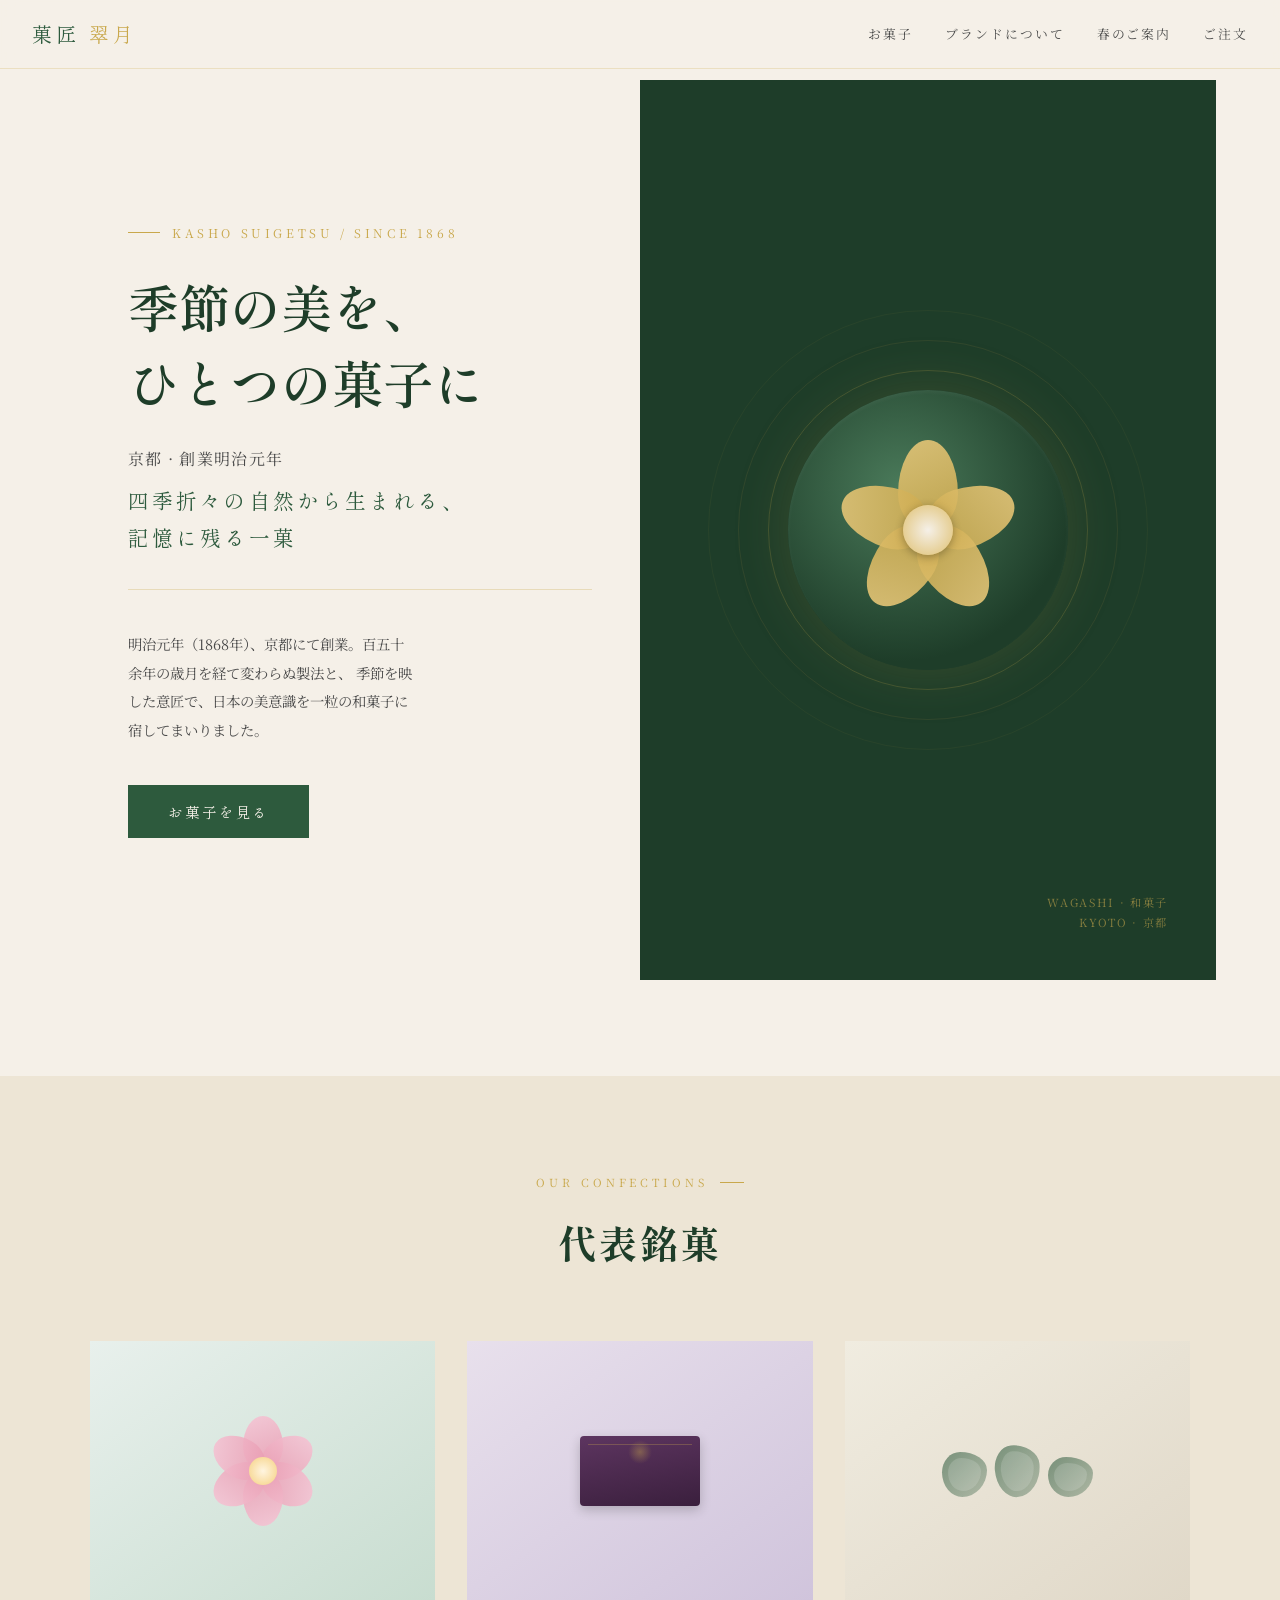
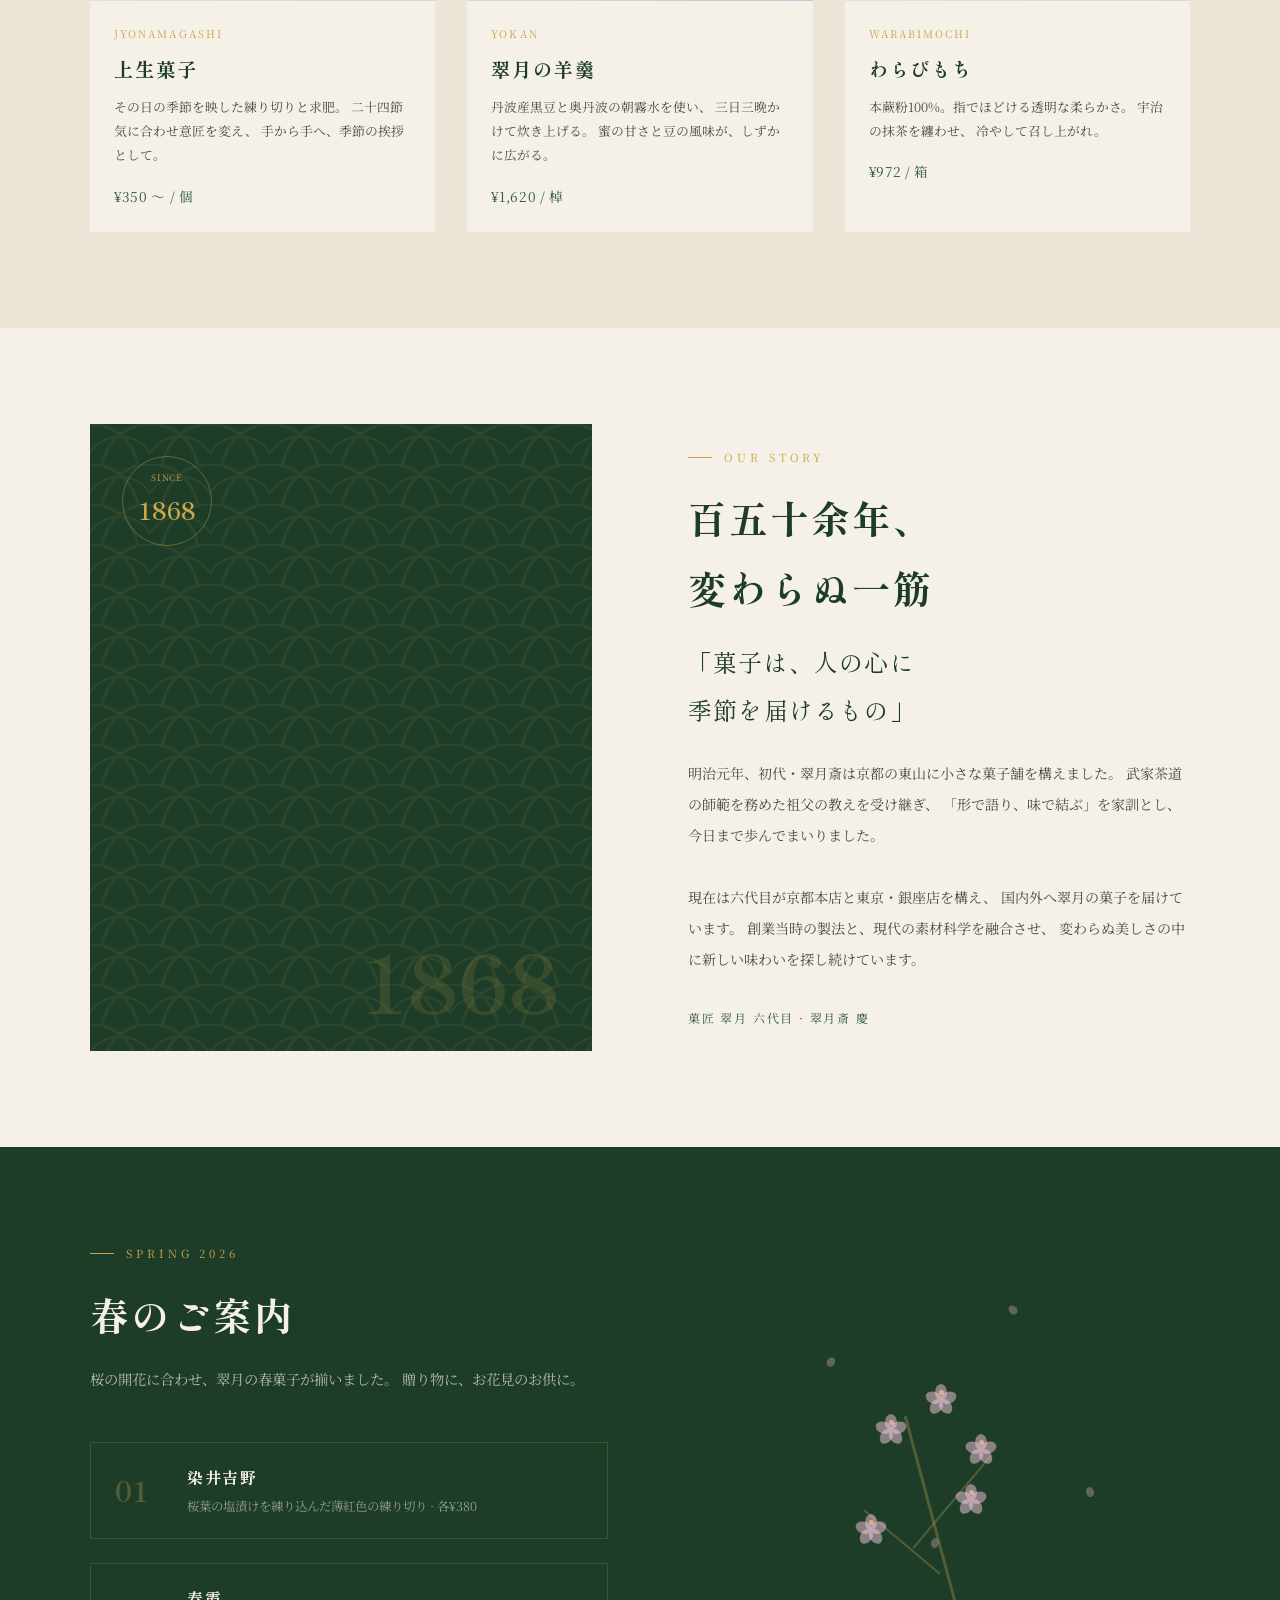
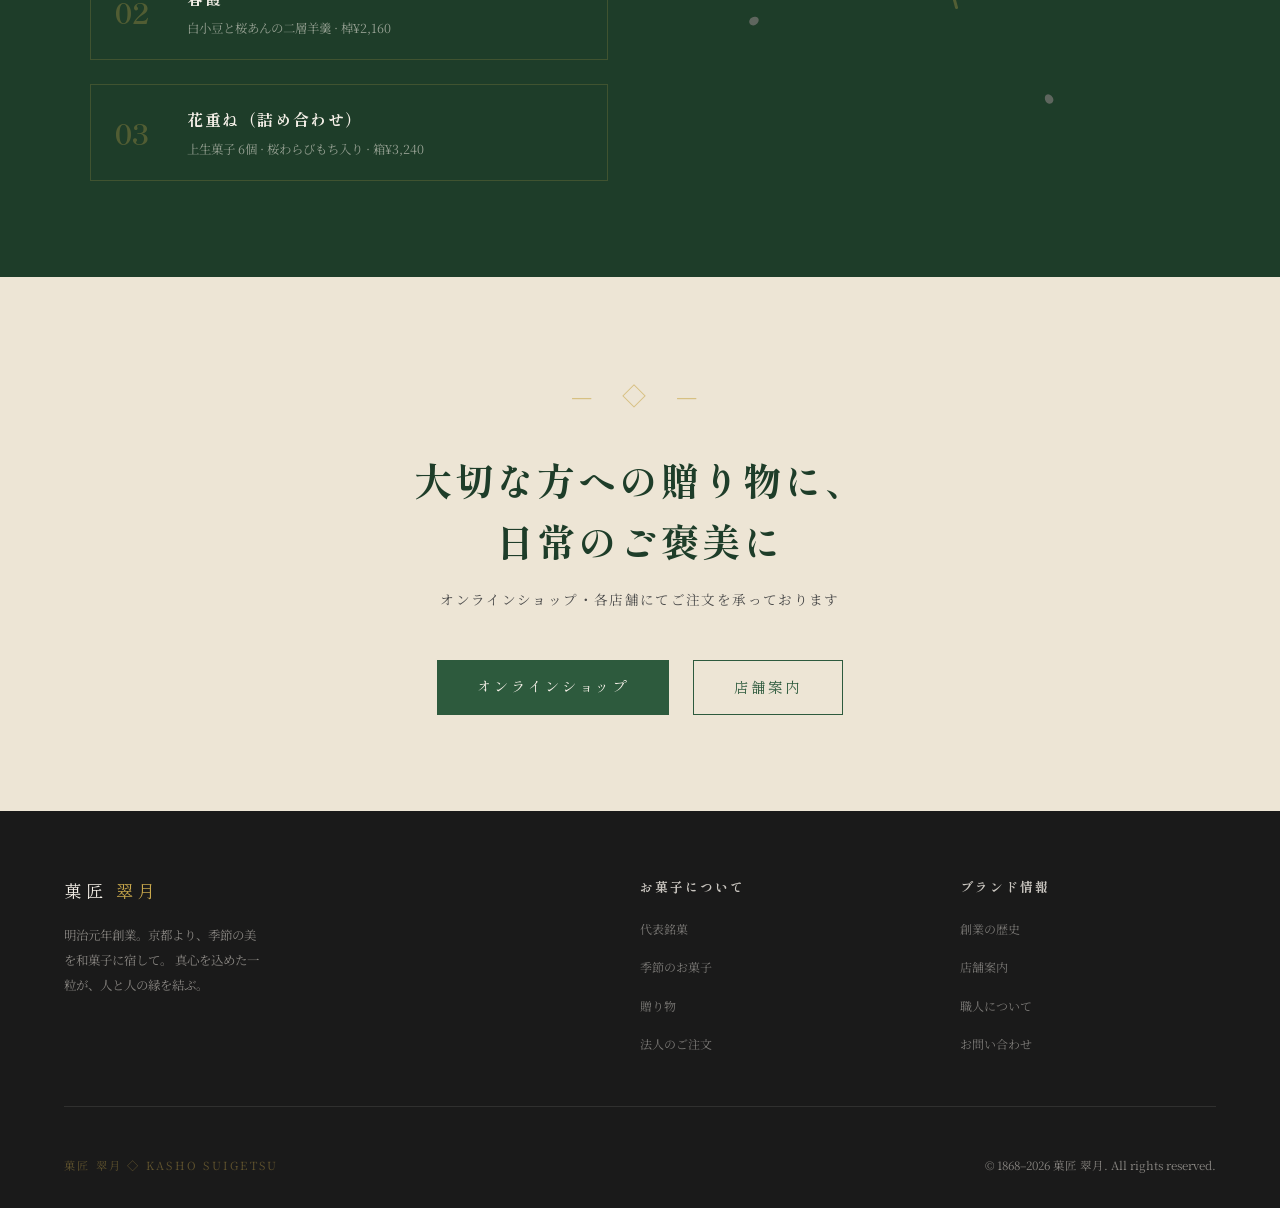
<file: designs/02/claude.html>
<!DOCTYPE html>
<html lang="ja">
<head>
  <meta charset="UTF-8">
  <meta name="viewport" content="width=device-width, initial-scale=1.0">
  <title>菓匠 翠月 — 季節の美を、ひとつの菓子に</title>
  <link rel="preconnect" href="https://fonts.googleapis.com">
  <link rel="preconnect" href="https://fonts.gstatic.com" crossorigin>
  <link href="https://fonts.googleapis.com/css2?family=Noto+Serif+JP:wght@300;400;500;600&family=Shippori+Mincho:wght@400;500;600;700&display=swap" rel="stylesheet">
  <style>
    *, *::before, *::after { box-sizing: border-box; margin: 0; padding: 0; }

    :root {
      --green: #2d5a3d;
      --green-light: #3d7a54;
      --green-dark: #1e3d29;
      --cream: #f5f0e8;
      --cream-dark: #ede5d5;
      --gold: #c9a84c;
      --gold-light: #dfc070;
      --ink: #1a1a1a;
      --ink-light: #4a4a4a;
    }

    html { scroll-behavior: smooth; }

    body {
      font-family: 'Noto Serif JP', serif;
      background: var(--cream);
      color: var(--ink);
      line-height: 1.8;
    }

    /* ── Header ── */
    header {
      position: fixed;
      top: 0;
      width: 100%;
      z-index: 100;
      padding: 1rem 2rem;
      display: flex;
      align-items: center;
      justify-content: space-between;
      background: rgba(245, 240, 232, 0.92);
      backdrop-filter: blur(8px);
      border-bottom: 1px solid rgba(201, 168, 76, 0.25);
    }

    .logo {
      font-family: 'Shippori Mincho', serif;
      font-size: 1.25rem;
      letter-spacing: 0.2em;
      color: var(--green);
    }
    .logo span { color: var(--gold); }

    nav { display: flex; gap: 2rem; }
    nav a {
      font-size: 0.8rem;
      letter-spacing: 0.15em;
      color: var(--ink-light);
      text-decoration: none;
      transition: color 0.2s;
    }
    nav a:hover { color: var(--green); }

    /* ── Hero ── */
    .hero {
      min-height: 100vh;
      display: grid;
      grid-template-columns: 1fr 1fr;
      align-items: center;
      padding-top: 80px;
    }

    .hero-text {
      padding: 4rem 3rem 4rem 5vw;
    }

    .hero-label {
      font-size: 0.75rem;
      letter-spacing: 0.3em;
      color: var(--gold);
      margin-bottom: 1.5rem;
      display: flex;
      align-items: center;
      gap: 0.75rem;
    }
    .hero-label::before {
      content: '';
      display: block;
      width: 2rem;
      height: 1px;
      background: var(--gold);
    }

    .hero-title {
      font-family: 'Shippori Mincho', serif;
      font-size: clamp(2rem, 4vw, 3.5rem);
      font-weight: 600;
      line-height: 1.5;
      color: var(--green-dark);
      margin-bottom: 1.5rem;
    }

    .hero-sub {
      font-size: 1rem;
      color: var(--ink-light);
      margin-bottom: 0.5rem;
      letter-spacing: 0.08em;
    }

    .hero-catch {
      font-family: 'Shippori Mincho', serif;
      font-size: clamp(1rem, 2vw, 1.3rem);
      color: var(--green);
      letter-spacing: 0.15em;
      margin-bottom: 2.5rem;
      padding-bottom: 2rem;
      border-bottom: 1px solid rgba(201, 168, 76, 0.3);
    }

    .hero-desc {
      font-size: 0.9rem;
      color: var(--ink-light);
      line-height: 2;
      margin-bottom: 2.5rem;
      max-width: 36ch;
    }

    .btn-primary {
      display: inline-block;
      padding: 0.85rem 2.5rem;
      background: var(--green);
      color: var(--cream);
      font-family: 'Shippori Mincho', serif;
      font-size: 0.9rem;
      letter-spacing: 0.2em;
      text-decoration: none;
      transition: background 0.3s;
    }
    .btn-primary:hover { background: var(--green-light); }

    /* ── Hero Visual ── */
    .hero-visual {
      height: 100vh;
      background: var(--green-dark);
      position: relative;
      overflow: hidden;
      display: flex;
      align-items: center;
      justify-content: center;
    }

    /* Wagashi illustration using CSS */
    .wagashi-art {
      width: 280px;
      height: 280px;
      position: relative;
    }

    .circle-outer {
      width: 280px;
      height: 280px;
      border-radius: 50%;
      background: radial-gradient(circle at 40% 35%, #4a7a5a, var(--green-dark) 70%);
      position: absolute;
      box-shadow: 0 0 60px rgba(201, 168, 76, 0.15), inset 0 2px 4px rgba(255,255,255,0.05);
    }

    .petals {
      position: absolute;
      top: 50%;
      left: 50%;
      transform: translate(-50%, -50%);
      width: 180px;
      height: 180px;
    }

    .petal {
      position: absolute;
      width: 60px;
      height: 90px;
      border-radius: 50% 50% 50% 50% / 60% 60% 40% 40%;
      background: linear-gradient(160deg, #e8c87a, #c9a84c);
      transform-origin: bottom center;
      opacity: 0.9;
      top: 50%;
      left: 50%;
      margin-top: -90px;
      margin-left: -30px;
    }

    .petal:nth-child(1) { transform: rotate(0deg); }
    .petal:nth-child(2) { transform: rotate(72deg); }
    .petal:nth-child(3) { transform: rotate(144deg); }
    .petal:nth-child(4) { transform: rotate(216deg); }
    .petal:nth-child(5) { transform: rotate(288deg); }

    .wagashi-center {
      position: absolute;
      top: 50%;
      left: 50%;
      transform: translate(-50%, -50%);
      width: 50px;
      height: 50px;
      border-radius: 50%;
      background: radial-gradient(circle, #f5f0e8, #dfc070);
      box-shadow: 0 2px 8px rgba(0,0,0,0.3);
    }

    .deco-rings {
      position: absolute;
      top: 50%;
      left: 50%;
      transform: translate(-50%, -50%);
    }
    .ring {
      position: absolute;
      border-radius: 50%;
      border: 1px solid rgba(201, 168, 76, 0.2);
      transform: translate(-50%, -50%);
      top: 0; left: 0;
    }
    .ring-1 { width: 320px; height: 320px; }
    .ring-2 { width: 380px; height: 380px; border-color: rgba(201,168,76,0.1); }
    .ring-3 { width: 440px; height: 440px; border-color: rgba(201,168,76,0.06); }

    .hero-visual-text {
      position: absolute;
      bottom: 3rem;
      right: 3rem;
      text-align: right;
    }
    .hero-visual-text p {
      font-size: 0.7rem;
      letter-spacing: 0.15em;
      color: rgba(201, 168, 76, 0.6);
    }

    /* ── Section Base ── */
    section { padding: 6rem 5vw; }

    .section-label {
      font-size: 0.7rem;
      letter-spacing: 0.35em;
      color: var(--gold);
      margin-bottom: 1rem;
      display: flex;
      align-items: center;
      gap: 0.75rem;
    }
    .section-label::before {
      content: '';
      display: block;
      width: 1.5rem;
      height: 1px;
      background: var(--gold);
    }

    .section-title {
      font-family: 'Shippori Mincho', serif;
      font-size: clamp(1.5rem, 3vw, 2.5rem);
      color: var(--green-dark);
      margin-bottom: 1rem;
      letter-spacing: 0.08em;
    }

    .section-desc {
      font-size: 0.9rem;
      color: var(--ink-light);
      max-width: 44ch;
      line-height: 2;
    }

    /* ── Products ── */
    .products { background: var(--cream-dark); }

    .products-header {
      text-align: center;
      margin-bottom: 4rem;
    }
    .products-header .section-label { justify-content: center; }
    .products-header .section-label::before { display: none; }
    .products-header .section-label::after {
      content: '';
      display: block;
      width: 1.5rem;
      height: 1px;
      background: var(--gold);
    }

    .products-grid {
      display: grid;
      grid-template-columns: repeat(3, 1fr);
      gap: 2rem;
      max-width: 1100px;
      margin: 0 auto;
    }

    .product-card {
      background: var(--cream);
      overflow: hidden;
      transition: transform 0.3s;
    }
    .product-card:hover { transform: translateY(-4px); }

    .product-img {
      height: 260px;
      display: flex;
      align-items: center;
      justify-content: center;
      position: relative;
      overflow: hidden;
    }

    /* Product 1: 上生菓子 — spring flower */
    .product-img-1 {
      background: linear-gradient(145deg, #e8f0ec, #c8ddd0);
    }
    .p1-flower {
      width: 100px;
      height: 100px;
      position: relative;
    }
    .p1-petal {
      position: absolute;
      width: 40px;
      height: 55px;
      border-radius: 50% 50% 50% 50% / 55% 55% 45% 45%;
      background: linear-gradient(160deg, #f5c5d5, #e89ab0);
      top: 50%; left: 50%;
      margin-top: -55px; margin-left: -20px;
      transform-origin: bottom center;
      opacity: 0.9;
    }
    .p1-petal:nth-child(1) { transform: rotate(0deg); }
    .p1-petal:nth-child(2) { transform: rotate(60deg); }
    .p1-petal:nth-child(3) { transform: rotate(120deg); }
    .p1-petal:nth-child(4) { transform: rotate(180deg); }
    .p1-petal:nth-child(5) { transform: rotate(240deg); }
    .p1-petal:nth-child(6) { transform: rotate(300deg); }
    .p1-center {
      position: absolute;
      top: 50%; left: 50%;
      transform: translate(-50%, -50%);
      width: 28px; height: 28px;
      border-radius: 50%;
      background: radial-gradient(circle, #fff5e0, #f5d080);
    }

    /* Product 2: 羊羹 */
    .product-img-2 {
      background: linear-gradient(145deg, #e8e0ec, #d0c4dc);
    }
    .yokan-block {
      width: 120px;
      height: 70px;
      background: linear-gradient(170deg, #5d3560, #3a1f3d);
      border-radius: 4px;
      position: relative;
      box-shadow: 0 4px 12px rgba(0,0,0,0.2);
    }
    .yokan-block::before {
      content: '';
      position: absolute;
      top: 8px; left: 8px; right: 8px;
      height: 1px;
      background: rgba(201, 168, 76, 0.3);
    }
    .yokan-block::after {
      content: '';
      position: absolute;
      top: 4px; left: 50%; transform: translateX(-50%);
      width: 24px; height: 24px;
      border-radius: 50%;
      background: radial-gradient(circle, rgba(201,168,76,0.4), transparent 70%);
    }

    /* Product 3: わらびもち */
    .product-img-3 {
      background: linear-gradient(145deg, #f0ece0, #e0d8c8);
    }
    .warabi-group {
      display: flex;
      gap: 8px;
      align-items: flex-end;
    }
    .warabi {
      width: 45px;
      height: 45px;
      border-radius: 40% 60% 55% 45% / 45% 40% 60% 55%;
      background: linear-gradient(135deg, rgba(45,90,61,0.6), rgba(45,90,61,0.3));
      position: relative;
    }
    .warabi::after {
      content: '';
      position: absolute;
      top: 6px; left: 6px; right: 6px; bottom: 6px;
      border-radius: inherit;
      background: rgba(255,255,255,0.15);
    }
    .warabi:nth-child(2) { height: 52px; transform: rotate(-5deg); }
    .warabi:nth-child(3) { height: 40px; }

    .product-info { padding: 1.5rem; }

    .product-tag {
      font-size: 0.65rem;
      letter-spacing: 0.2em;
      color: var(--gold);
      margin-bottom: 0.5rem;
    }

    .product-name {
      font-family: 'Shippori Mincho', serif;
      font-size: 1.2rem;
      color: var(--green-dark);
      margin-bottom: 0.5rem;
      letter-spacing: 0.1em;
    }

    .product-desc {
      font-size: 0.8rem;
      color: var(--ink-light);
      line-height: 1.9;
    }

    .product-price {
      margin-top: 1rem;
      font-size: 0.85rem;
      color: var(--green);
      letter-spacing: 0.05em;
    }

    /* ── Brand Story ── */
    .story {
      display: grid;
      grid-template-columns: 1fr 1fr;
      gap: 6rem;
      align-items: center;
      max-width: 1100px;
      margin: 0 auto;
    }

    .story-visual {
      aspect-ratio: 4/5;
      background: var(--green-dark);
      position: relative;
      overflow: hidden;
    }

    .story-pattern {
      position: absolute;
      inset: 0;
      opacity: 0.08;
    }
    .seigaiha {
      width: 100%; height: 100%;
      background-image:
        radial-gradient(circle at 50% 120%, transparent 60%, rgba(201,168,76,1) 61%, rgba(201,168,76,1) 64%, transparent 65%),
        radial-gradient(circle at 0% 120%, transparent 60%, rgba(201,168,76,1) 61%, rgba(201,168,76,1) 64%, transparent 65%),
        radial-gradient(circle at 100% 120%, transparent 60%, rgba(201,168,76,1) 61%, rgba(201,168,76,1) 64%, transparent 65%);
      background-size: 60px 40px;
    }

    .story-year {
      position: absolute;
      bottom: 2rem;
      right: 2rem;
      font-family: 'Shippori Mincho', serif;
      font-size: 5rem;
      font-weight: 700;
      color: rgba(201, 168, 76, 0.15);
      line-height: 1;
      user-select: none;
    }

    .story-badge {
      position: absolute;
      top: 2rem;
      left: 2rem;
      width: 90px;
      height: 90px;
      border: 1px solid rgba(201, 168, 76, 0.4);
      border-radius: 50%;
      display: flex;
      flex-direction: column;
      align-items: center;
      justify-content: center;
      gap: 2px;
    }
    .story-badge span:first-child {
      font-size: 0.55rem;
      letter-spacing: 0.1em;
      color: var(--gold);
    }
    .story-badge span:last-child {
      font-family: 'Shippori Mincho', serif;
      font-size: 1.5rem;
      color: var(--gold);
      font-weight: 600;
    }

    .story-quote {
      font-family: 'Shippori Mincho', serif;
      font-size: clamp(1.1rem, 2vw, 1.5rem);
      color: var(--green-dark);
      line-height: 2;
      margin-bottom: 1.5rem;
      letter-spacing: 0.05em;
    }

    .story-body {
      font-size: 0.88rem;
      color: var(--ink-light);
      line-height: 2.2;
      margin-bottom: 2rem;
    }

    .story-sign {
      font-size: 0.75rem;
      letter-spacing: 0.15em;
      color: var(--green);
    }

    /* ── Spring Collection ── */
    .spring {
      background: var(--green-dark);
      color: var(--cream);
    }

    .spring .section-title { color: var(--cream); }
    .spring .section-desc { color: rgba(245, 240, 232, 0.7); max-width: none; }

    .spring-inner {
      display: grid;
      grid-template-columns: 1fr 1fr;
      gap: 4rem;
      align-items: center;
      max-width: 1100px;
      margin: 0 auto;
    }

    .spring-items {
      display: flex;
      flex-direction: column;
      gap: 1.5rem;
      margin-top: 3rem;
    }

    .spring-item {
      display: flex;
      align-items: center;
      gap: 1.5rem;
      padding: 1.25rem 1.5rem;
      border: 1px solid rgba(201, 168, 76, 0.2);
      transition: border-color 0.3s;
      cursor: pointer;
    }
    .spring-item:hover { border-color: rgba(201, 168, 76, 0.5); }

    .spring-num {
      font-family: 'Shippori Mincho', serif;
      font-size: 1.8rem;
      color: rgba(201, 168, 76, 0.3);
      font-weight: 700;
      min-width: 3rem;
    }

    .spring-item-text h3 {
      font-family: 'Shippori Mincho', serif;
      font-size: 1rem;
      letter-spacing: 0.1em;
      color: var(--cream);
      margin-bottom: 0.25rem;
    }
    .spring-item-text p {
      font-size: 0.78rem;
      color: rgba(245, 240, 232, 0.55);
    }

    /* Spring visual */
    .spring-visual {
      aspect-ratio: 1;
      position: relative;
      display: flex;
      align-items: center;
      justify-content: center;
    }

    .cherry-branch {
      position: relative;
      width: 200px;
      height: 300px;
    }
    .branch-line {
      position: absolute;
      background: rgba(201, 168, 76, 0.3);
      border-radius: 4px;
    }
    .bl-main {
      width: 3px; height: 200px;
      top: 50px; left: 50%;
      transform: rotate(-15deg) translateX(-50%);
    }
    .bl-1 { width: 2px; height: 120px; top: 80px; left: 60%; transform: rotate(40deg); }
    .bl-2 { width: 2px; height: 100px; top: 130px; left: 35%; transform: rotate(-50deg); }

    .cherry-flower {
      position: absolute;
      display: flex;
      align-items: center;
      justify-content: center;
    }
    .cf-petal {
      position: absolute;
      width: 12px; height: 16px;
      border-radius: 50% 50% 50% 50% / 55% 55% 45% 45%;
      background: rgba(245, 200, 220, 0.5);
      transform-origin: bottom center;
    }
    .cf-petal:nth-child(1) { transform: rotate(0deg); }
    .cf-petal:nth-child(2) { transform: rotate(72deg); }
    .cf-petal:nth-child(3) { transform: rotate(144deg); }
    .cf-petal:nth-child(4) { transform: rotate(216deg); }
    .cf-petal:nth-child(5) { transform: rotate(288deg); }
    .cf-dot { width: 5px; height: 5px; border-radius: 50%; background: rgba(245,200,150,0.7); position: absolute; }

    .flower-1 { top: 30px; left: 55%; }
    .flower-2 { top: 80px; left: 75%; }
    .flower-3 { top: 60px; left: 30%; }
    .flower-4 { top: 130px; left: 70%; }
    .flower-5 { top: 160px; left: 20%; }

    /* Petals falling */
    .falling-petals {
      position: absolute;
      inset: 0;
      pointer-events: none;
    }
    .fp {
      position: absolute;
      width: 8px; height: 10px;
      border-radius: 50% 50% 50% 50% / 55% 55% 45% 45%;
      background: rgba(245, 200, 220, 0.3);
    }
    .fp-1 { top: 20%; left: 30%; transform: rotate(30deg); }
    .fp-2 { top: 45%; left: 80%; transform: rotate(-20deg); }
    .fp-3 { top: 70%; left: 15%; transform: rotate(60deg); }
    .fp-4 { top: 10%; left: 65%; transform: rotate(-45deg); }
    .fp-5 { top: 55%; left: 50%; transform: rotate(15deg); }
    .fp-6 { top: 85%; left: 72%; transform: rotate(-30deg); }

    /* ── CTA ── */
    .cta {
      text-align: center;
      background: var(--cream-dark);
      padding: 6rem 5vw;
    }

    .cta-ornament {
      font-size: 1.5rem;
      color: var(--gold);
      letter-spacing: 0.5em;
      margin-bottom: 2rem;
      opacity: 0.6;
    }

    .cta-title {
      font-family: 'Shippori Mincho', serif;
      font-size: clamp(1.5rem, 3vw, 2.5rem);
      color: var(--green-dark);
      margin-bottom: 1rem;
      line-height: 1.6;
      letter-spacing: 0.08em;
    }

    .cta-sub {
      font-size: 0.85rem;
      color: var(--ink-light);
      margin-bottom: 3rem;
      letter-spacing: 0.1em;
    }

    .cta-btns {
      display: flex;
      gap: 1.5rem;
      justify-content: center;
      flex-wrap: wrap;
    }

    .btn-secondary {
      display: inline-block;
      padding: 0.85rem 2.5rem;
      border: 1px solid var(--green);
      color: var(--green);
      font-family: 'Shippori Mincho', serif;
      font-size: 0.9rem;
      letter-spacing: 0.2em;
      text-decoration: none;
      transition: all 0.3s;
    }
    .btn-secondary:hover {
      background: var(--green);
      color: var(--cream);
    }

    /* ── Footer ── */
    footer {
      background: var(--ink);
      color: rgba(245, 240, 232, 0.5);
      padding: 4rem 5vw 2rem;
    }

    .footer-top {
      display: grid;
      grid-template-columns: 2fr 1fr 1fr;
      gap: 4rem;
      margin-bottom: 3rem;
      padding-bottom: 3rem;
      border-bottom: 1px solid rgba(245, 240, 232, 0.1);
    }

    .footer-brand .logo {
      color: var(--cream);
      font-size: 1.1rem;
      display: block;
      margin-bottom: 1rem;
    }

    .footer-brand p {
      font-size: 0.78rem;
      line-height: 2;
      max-width: 28ch;
    }

    .footer-col h4 {
      font-family: 'Shippori Mincho', serif;
      font-size: 0.8rem;
      letter-spacing: 0.15em;
      color: rgba(245, 240, 232, 0.8);
      margin-bottom: 1rem;
    }

    .footer-col ul { list-style: none; }
    .footer-col ul li + li { margin-top: 0.6rem; }
    .footer-col ul li a {
      font-size: 0.75rem;
      color: rgba(245, 240, 232, 0.45);
      text-decoration: none;
      transition: color 0.2s;
    }
    .footer-col ul li a:hover { color: var(--gold); }

    .footer-bottom {
      display: flex;
      justify-content: space-between;
      align-items: center;
      font-size: 0.72rem;
    }

    .footer-divider {
      display: flex;
      align-items: center;
      gap: 1rem;
      color: rgba(201, 168, 76, 0.4);
      font-size: 0.7rem;
      letter-spacing: 0.2em;
    }

    /* ── Responsive ── */
    @media (max-width: 900px) {
      .hero { grid-template-columns: 1fr; }
      .hero-visual { display: none; }
      .hero-text { padding: 4rem 2rem; }

      .products-grid { grid-template-columns: 1fr; max-width: 400px; }

      .story { grid-template-columns: 1fr; }
      .story-visual { aspect-ratio: 16/7; }

      .spring-inner { grid-template-columns: 1fr; }
      .spring-visual { display: none; }

      .footer-top { grid-template-columns: 1fr; gap: 2rem; }

      nav { display: none; }
    }

    @media (max-width: 600px) {
      header { padding: 1rem; }
      section { padding: 4rem 1.25rem; }
      .products-grid { padding: 0 1rem; }
    }
  </style>
</head>
<body>

  <!-- Header -->
  <header>
    <div class="logo">菓匠 <span>翠月</span></div>
    <nav>
      <a href="#products">お菓子</a>
      <a href="#story">ブランドについて</a>
      <a href="#spring">春のご案内</a>
      <a href="#cta">ご注文</a>
    </nav>
  </header>

  <!-- Hero -->
  <section class="hero" id="hero">
    <div class="hero-text">
      <p class="hero-label">KASHO SUIGETSU / SINCE 1868</p>
      <h1 class="hero-title">
        季節の美を、<br>ひとつの菓子に
      </h1>
      <p class="hero-sub">京都 · 創業明治元年</p>
      <p class="hero-catch">四季折々の自然から生まれる、<br>記憶に残る一菓</p>
      <p class="hero-desc">
        明治元年（1868年）、京都にて創業。百五十余年の歳月を経て変わらぬ製法と、
        季節を映した意匠で、日本の美意識を一粒の和菓子に宿してまいりました。
      </p>
      <a href="#products" class="btn-primary">お菓子を見る</a>
    </div>
    <div class="hero-visual">
      <div class="deco-rings">
        <div class="ring ring-1"></div>
        <div class="ring ring-2"></div>
        <div class="ring ring-3"></div>
      </div>
      <div class="wagashi-art">
        <div class="circle-outer"></div>
        <div class="petals">
          <div class="petal"></div>
          <div class="petal"></div>
          <div class="petal"></div>
          <div class="petal"></div>
          <div class="petal"></div>
          <div class="wagashi-center"></div>
        </div>
      </div>
      <div class="hero-visual-text">
        <p>WAGASHI · 和菓子</p>
        <p>KYOTO · 京都</p>
      </div>
    </div>
  </section>

  <!-- Products -->
  <section class="products" id="products">
    <div class="products-header">
      <p class="section-label">OUR CONFECTIONS</p>
      <h2 class="section-title">代表銘菓</h2>
    </div>
    <div class="products-grid">

      <div class="product-card">
        <div class="product-img product-img-1">
          <div class="p1-flower">
            <div class="p1-petal"></div>
            <div class="p1-petal"></div>
            <div class="p1-petal"></div>
            <div class="p1-petal"></div>
            <div class="p1-petal"></div>
            <div class="p1-petal"></div>
            <div class="p1-center"></div>
          </div>
        </div>
        <div class="product-info">
          <p class="product-tag">JYONAMAGASHI</p>
          <h3 class="product-name">上生菓子</h3>
          <p class="product-desc">
            その日の季節を映した練り切りと求肥。
            二十四節気に合わせ意匠を変え、
            手から手へ、季節の挨拶として。
          </p>
          <p class="product-price">¥350 〜 / 個</p>
        </div>
      </div>

      <div class="product-card">
        <div class="product-img product-img-2">
          <div class="yokan-block"></div>
        </div>
        <div class="product-info">
          <p class="product-tag">YOKAN</p>
          <h3 class="product-name">翠月の羊羹</h3>
          <p class="product-desc">
            丹波産黒豆と奥丹波の朝霧水を使い、
            三日三晩かけて炊き上げる。
            蜜の甘さと豆の風味が、しずかに広がる。
          </p>
          <p class="product-price">¥1,620 / 棹</p>
        </div>
      </div>

      <div class="product-card">
        <div class="product-img product-img-3">
          <div class="warabi-group">
            <div class="warabi"></div>
            <div class="warabi"></div>
            <div class="warabi"></div>
          </div>
        </div>
        <div class="product-info">
          <p class="product-tag">WARABIMOCHI</p>
          <h3 class="product-name">わらびもち</h3>
          <p class="product-desc">
            本蕨粉100%。指でほどける透明な柔らかさ。
            宇治の抹茶を纏わせ、
            冷やして召し上がれ。
          </p>
          <p class="product-price">¥972 / 箱</p>
        </div>
      </div>

    </div>
  </section>

  <!-- Brand Story -->
  <section id="story">
    <div class="story">
      <div class="story-visual">
        <div class="story-pattern"><div class="seigaiha"></div></div>
        <div class="story-year">1868</div>
        <div class="story-badge">
          <span>SINCE</span>
          <span>1868</span>
        </div>
      </div>
      <div>
        <p class="section-label">OUR STORY</p>
        <h2 class="section-title">百五十余年、<br>変わらぬ一筋</h2>
        <blockquote class="story-quote">
          「菓子は、人の心に<br>季節を届けるもの」
        </blockquote>
        <p class="story-body">
          明治元年、初代・翠月斎は京都の東山に小さな菓子舗を構えました。
          武家茶道の師範を務めた祖父の教えを受け継ぎ、
          「形で語り、味で結ぶ」を家訓とし、今日まで歩んでまいりました。
          <br><br>
          現在は六代目が京都本店と東京・銀座店を構え、
          国内外へ翠月の菓子を届けています。
          創業当時の製法と、現代の素材科学を融合させ、
          変わらぬ美しさの中に新しい味わいを探し続けています。
        </p>
        <p class="story-sign">菓匠 翠月 六代目 · 翠月斎 慶</p>
      </div>
    </div>
  </section>

  <!-- Spring Collection -->
  <section class="spring" id="spring">
    <div class="spring-inner">
      <div>
        <p class="section-label">SPRING 2026</p>
        <h2 class="section-title">春のご案内</h2>
        <p class="section-desc">
          桜の開花に合わせ、翠月の春菓子が揃いました。
          贈り物に、お花見のお供に。
        </p>
        <div class="spring-items">
          <div class="spring-item">
            <span class="spring-num">01</span>
            <div class="spring-item-text">
              <h3>染井吉野</h3>
              <p>桜葉の塩漬けを練り込んだ薄紅色の練り切り · 各¥380</p>
            </div>
          </div>
          <div class="spring-item">
            <span class="spring-num">02</span>
            <div class="spring-item-text">
              <h3>春霞</h3>
              <p>白小豆と桜あんの二層羊羹 · 棹¥2,160</p>
            </div>
          </div>
          <div class="spring-item">
            <span class="spring-num">03</span>
            <div class="spring-item-text">
              <h3>花重ね（詰め合わせ）</h3>
              <p>上生菓子 6個 · 桜わらびもち入り · 箱¥3,240</p>
            </div>
          </div>
        </div>
      </div>
      <div class="spring-visual">
        <div class="falling-petals">
          <div class="fp fp-1"></div>
          <div class="fp fp-2"></div>
          <div class="fp fp-3"></div>
          <div class="fp fp-4"></div>
          <div class="fp fp-5"></div>
          <div class="fp fp-6"></div>
        </div>
        <div class="cherry-branch">
          <div class="branch-line bl-main"></div>
          <div class="branch-line bl-1"></div>
          <div class="branch-line bl-2"></div>
          <div class="cherry-flower flower-1">
            <div class="cf-petal"></div><div class="cf-petal"></div>
            <div class="cf-petal"></div><div class="cf-petal"></div>
            <div class="cf-petal"></div><div class="cf-dot"></div>
          </div>
          <div class="cherry-flower flower-2">
            <div class="cf-petal"></div><div class="cf-petal"></div>
            <div class="cf-petal"></div><div class="cf-petal"></div>
            <div class="cf-petal"></div><div class="cf-dot"></div>
          </div>
          <div class="cherry-flower flower-3">
            <div class="cf-petal"></div><div class="cf-petal"></div>
            <div class="cf-petal"></div><div class="cf-petal"></div>
            <div class="cf-petal"></div><div class="cf-dot"></div>
          </div>
          <div class="cherry-flower flower-4">
            <div class="cf-petal"></div><div class="cf-petal"></div>
            <div class="cf-petal"></div><div class="cf-petal"></div>
            <div class="cf-petal"></div><div class="cf-dot"></div>
          </div>
          <div class="cherry-flower flower-5">
            <div class="cf-petal"></div><div class="cf-petal"></div>
            <div class="cf-petal"></div><div class="cf-petal"></div>
            <div class="cf-petal"></div><div class="cf-dot"></div>
          </div>
        </div>
      </div>
    </div>
  </section>

  <!-- CTA -->
  <section class="cta" id="cta">
    <div class="cta-ornament">— ◇ —</div>
    <h2 class="cta-title">大切な方への贈り物に、<br>日常のご褒美に</h2>
    <p class="cta-sub">オンラインショップ・各店舗にてご注文を承っております</p>
    <div class="cta-btns">
      <a href="#" class="btn-primary">オンラインショップ</a>
      <a href="#" class="btn-secondary">店舗案内</a>
    </div>
  </section>

  <!-- Footer -->
  <footer>
    <div class="footer-top">
      <div class="footer-brand">
        <span class="logo">菓匠 <span>翠月</span></span>
        <p>
          明治元年創業。京都より、季節の美を和菓子に宿して。
          真心を込めた一粒が、人と人の縁を結ぶ。
        </p>
      </div>
      <div class="footer-col">
        <h4>お菓子について</h4>
        <ul>
          <li><a href="#">代表銘菓</a></li>
          <li><a href="#">季節のお菓子</a></li>
          <li><a href="#">贈り物</a></li>
          <li><a href="#">法人のご注文</a></li>
        </ul>
      </div>
      <div class="footer-col">
        <h4>ブランド情報</h4>
        <ul>
          <li><a href="#">創業の歴史</a></li>
          <li><a href="#">店舗案内</a></li>
          <li><a href="#">職人について</a></li>
          <li><a href="#">お問い合わせ</a></li>
        </ul>
      </div>
    </div>
    <div class="footer-bottom">
      <p class="footer-divider">菓匠 翠月 ◇ KASHO SUIGETSU</p>
      <p>© 1868–2026 菓匠 翠月. All rights reserved.</p>
    </div>
  </footer>

</body>
</html>
</file>
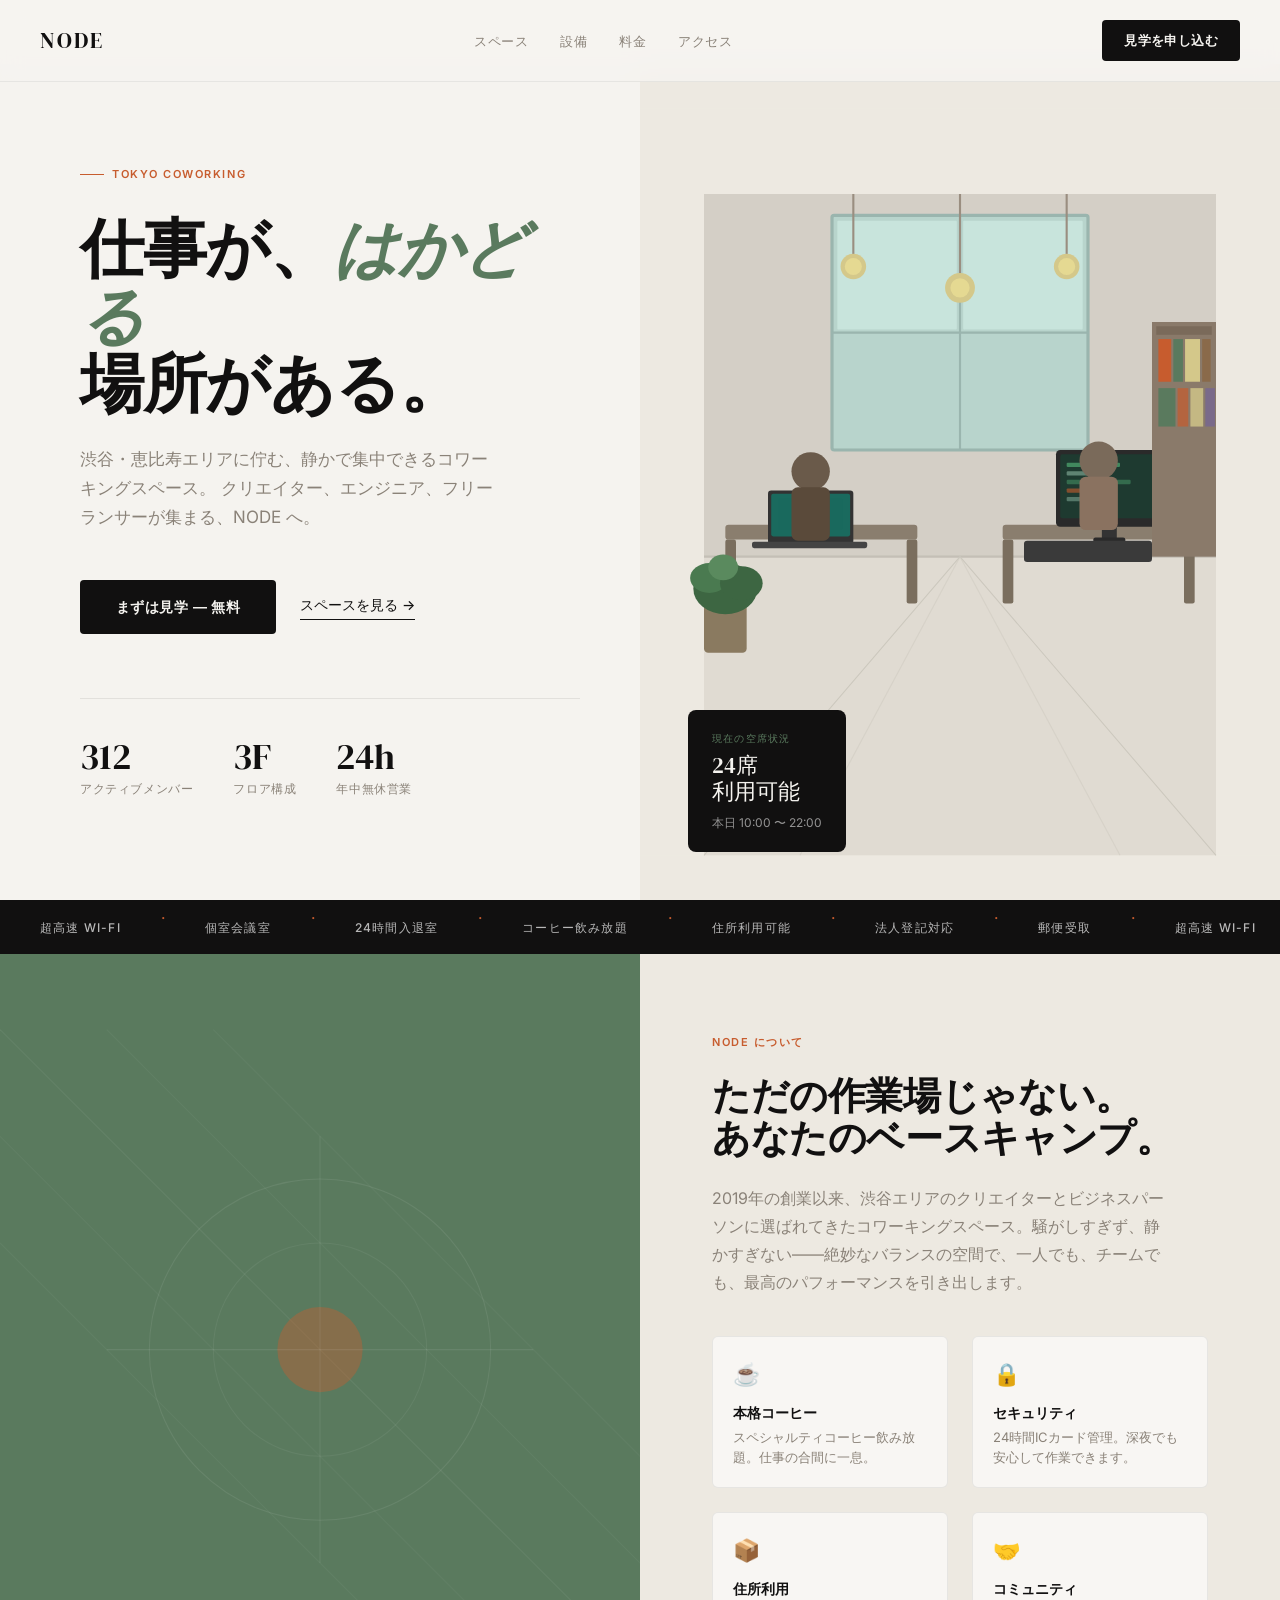
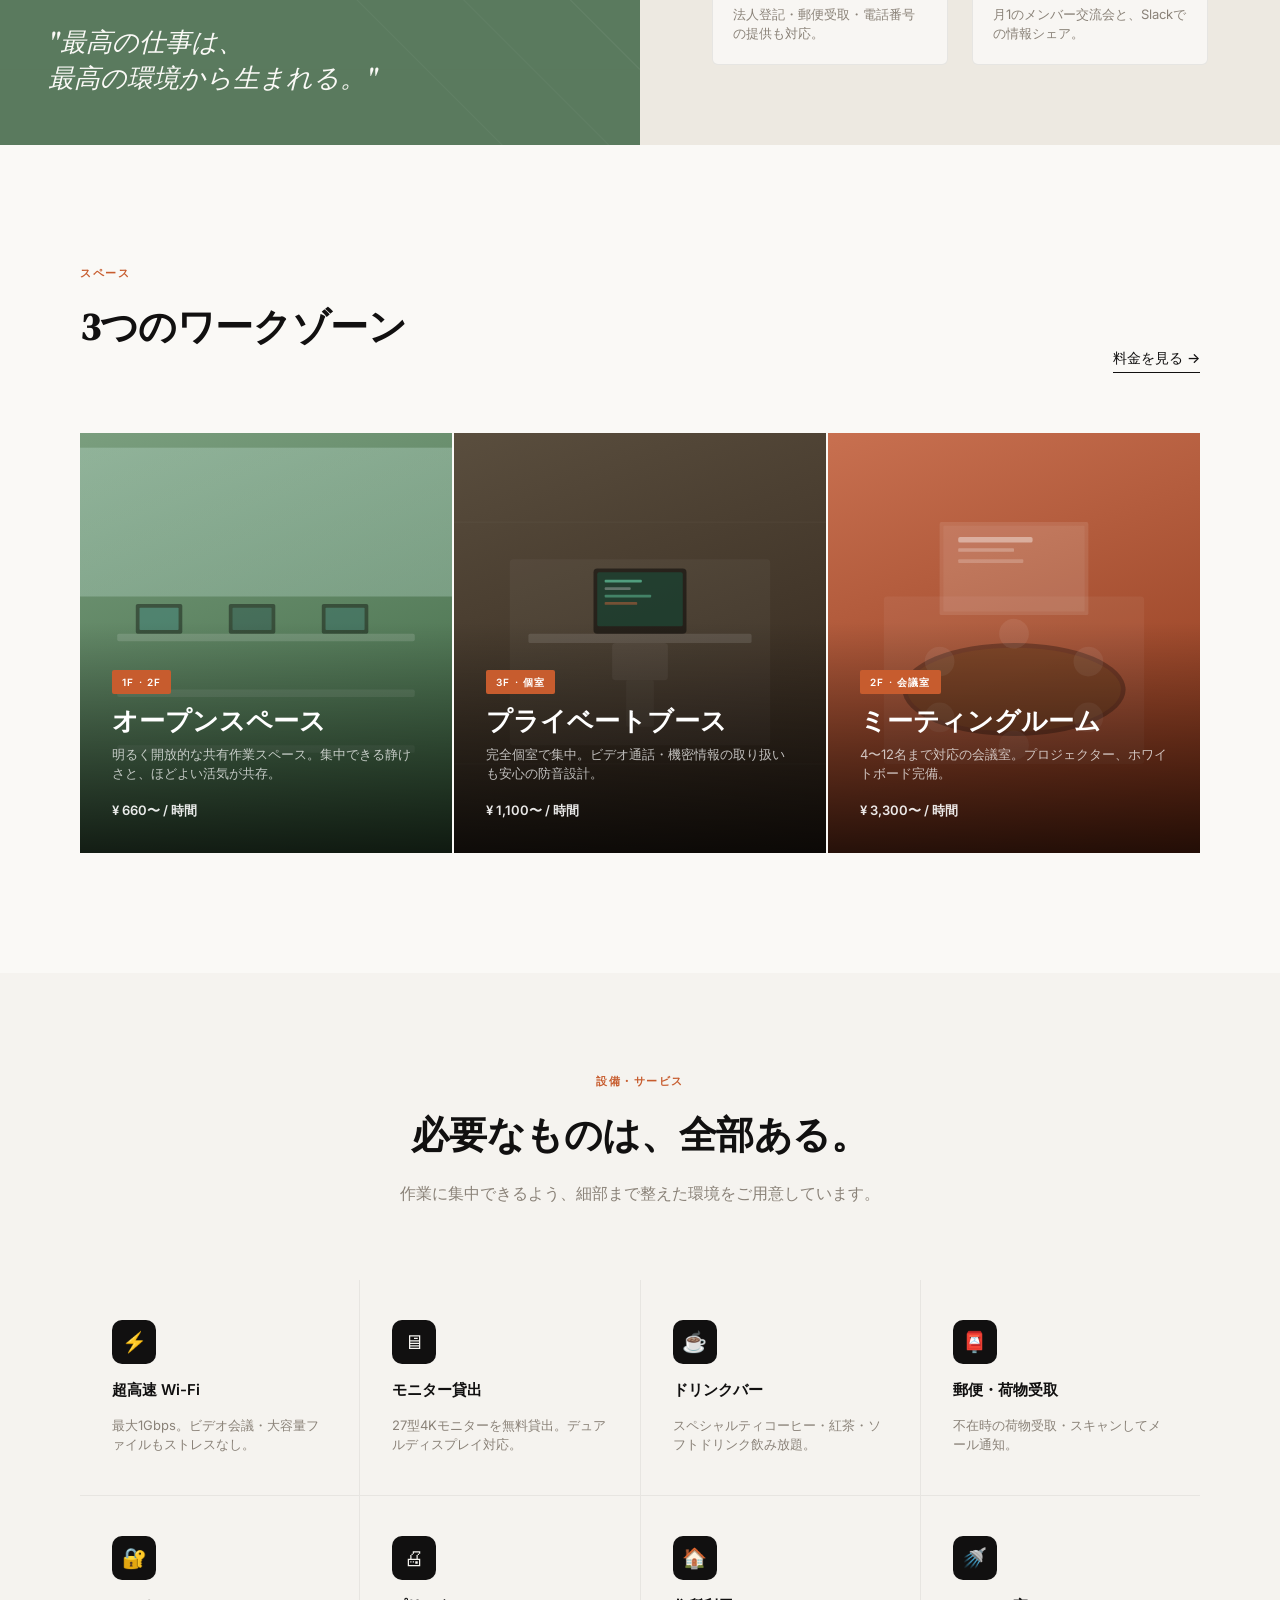
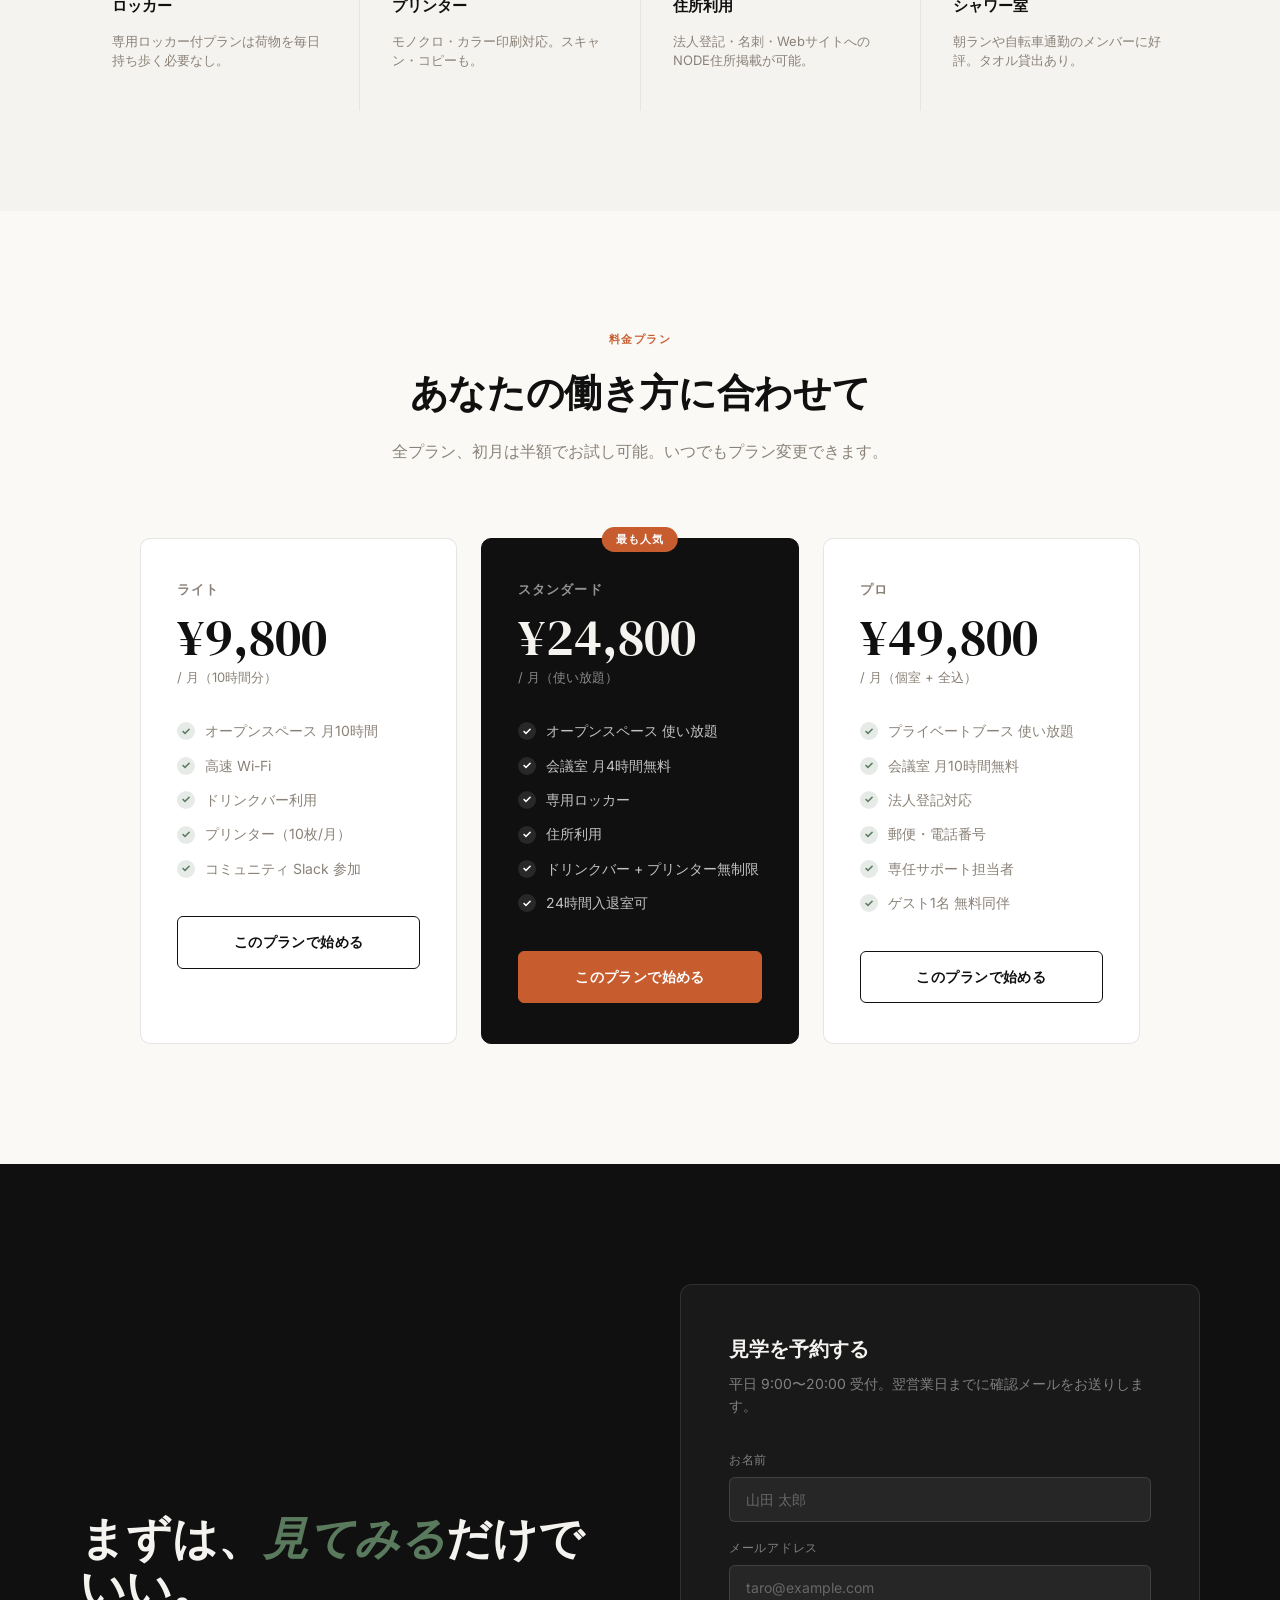
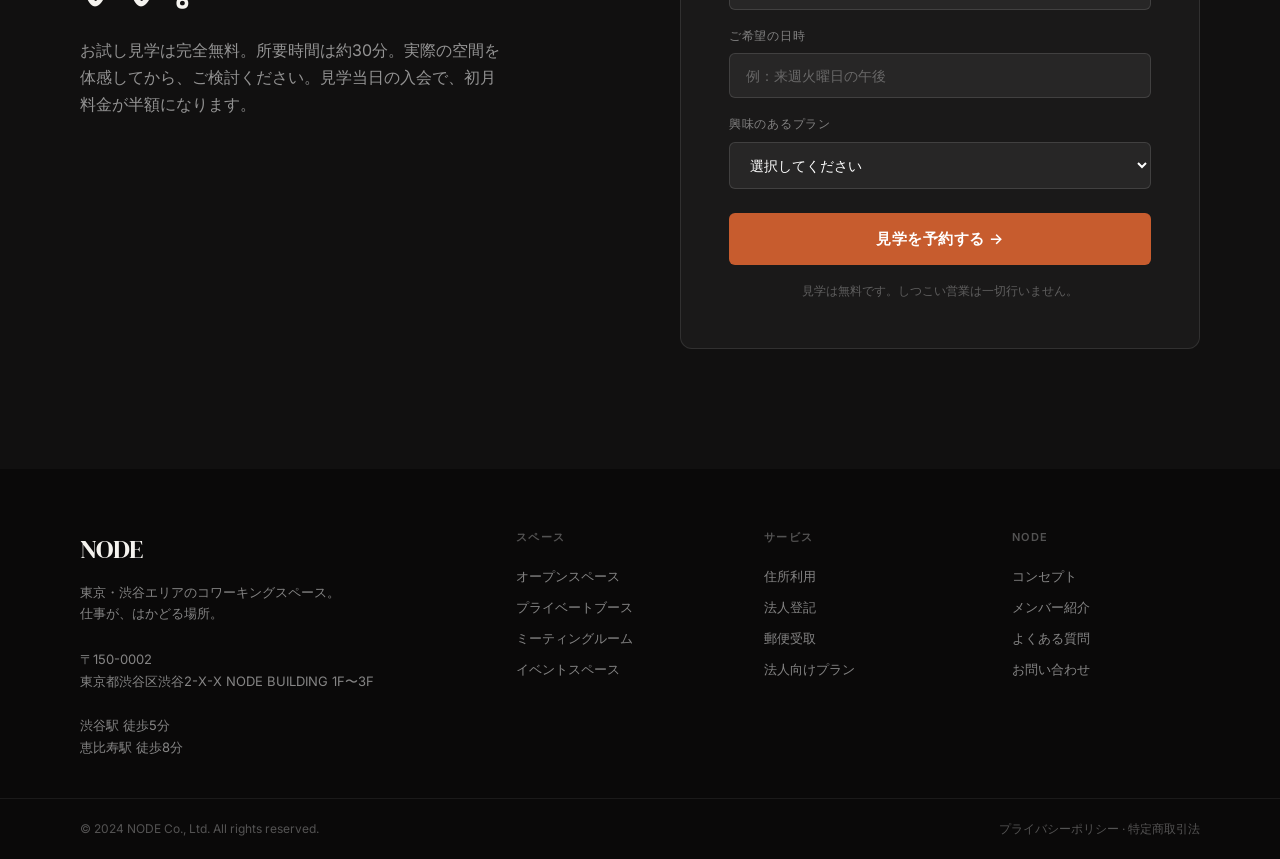
<file: designs/03/claude.html>
<!DOCTYPE html>
<html lang="ja">
<head>
<meta charset="UTF-8">
<meta name="viewport" content="width=device-width, initial-scale=1.0">
<title>NODE — Coworking Space Tokyo</title>
<style>
  @import url('https://fonts.googleapis.com/css2?family=Inter:wght@300;400;500;600;700;800&family=DM+Serif+Display:ital@0;1&display=swap');

  *, *::before, *::after { box-sizing: border-box; margin: 0; padding: 0; }

  :root {
    --ink:    #111010;
    --paper:  #f5f3ef;
    --cream:  #ede9e1;
    --rust:   #c75c2e;
    --sage:   #5a7a5e;
    --stone:  #8a8278;
    --light:  #faf9f6;
  }

  html { scroll-behavior: smooth; }

  body {
    font-family: 'Inter', sans-serif;
    background: var(--light);
    color: var(--ink);
    line-height: 1.6;
    overflow-x: hidden;
  }

  /* ── NAV ── */
  nav {
    position: fixed;
    top: 0; left: 0; right: 0;
    z-index: 100;
    display: flex;
    align-items: center;
    justify-content: space-between;
    padding: 20px 40px;
    background: rgba(245,243,239,0.88);
    backdrop-filter: blur(12px);
    border-bottom: 1px solid rgba(0,0,0,0.06);
  }

  .nav-logo {
    font-family: 'DM Serif Display', serif;
    font-size: 22px;
    letter-spacing: 0.12em;
    color: var(--ink);
    text-decoration: none;
  }

  .nav-links {
    display: flex;
    gap: 32px;
    list-style: none;
  }

  .nav-links a {
    font-size: 13px;
    font-weight: 500;
    color: var(--stone);
    text-decoration: none;
    letter-spacing: 0.04em;
    transition: color 0.2s;
  }

  .nav-links a:hover { color: var(--ink); }

  .nav-cta {
    font-size: 13px;
    font-weight: 600;
    background: var(--ink);
    color: var(--paper);
    padding: 10px 22px;
    border-radius: 4px;
    text-decoration: none;
    letter-spacing: 0.03em;
    transition: background 0.2s;
  }

  .nav-cta:hover { background: var(--rust); }

  /* ── HERO ── */
  .hero {
    min-height: 100vh;
    display: grid;
    grid-template-columns: 1fr 1fr;
    padding-top: 64px;
  }

  .hero-left {
    display: flex;
    flex-direction: column;
    justify-content: center;
    padding: 80px 60px 80px 80px;
    background: var(--paper);
  }

  .hero-tag {
    display: inline-flex;
    align-items: center;
    gap: 8px;
    font-size: 11px;
    font-weight: 600;
    letter-spacing: 0.14em;
    text-transform: uppercase;
    color: var(--rust);
    margin-bottom: 32px;
  }

  .hero-tag::before {
    content: '';
    width: 24px;
    height: 1px;
    background: var(--rust);
  }

  .hero-h1 {
    font-family: 'DM Serif Display', serif;
    font-size: clamp(44px, 5vw, 72px);
    line-height: 1.05;
    letter-spacing: -0.02em;
    margin-bottom: 28px;
  }

  .hero-h1 em {
    font-style: italic;
    color: var(--sage);
  }

  .hero-sub {
    font-size: 17px;
    color: var(--stone);
    max-width: 420px;
    line-height: 1.7;
    margin-bottom: 48px;
  }

  .hero-actions {
    display: flex;
    align-items: center;
    gap: 24px;
  }

  .btn-primary {
    display: inline-block;
    background: var(--ink);
    color: var(--paper);
    padding: 16px 36px;
    border-radius: 4px;
    font-size: 14px;
    font-weight: 600;
    letter-spacing: 0.03em;
    text-decoration: none;
    transition: background 0.2s;
  }

  .btn-primary:hover { background: var(--rust); }

  .btn-ghost {
    font-size: 14px;
    font-weight: 500;
    color: var(--ink);
    text-decoration: none;
    display: flex;
    align-items: center;
    gap: 8px;
    border-bottom: 1px solid currentColor;
    padding-bottom: 2px;
    transition: color 0.2s;
  }

  .btn-ghost:hover { color: var(--rust); }

  .hero-stats {
    display: flex;
    gap: 40px;
    margin-top: 64px;
    padding-top: 40px;
    border-top: 1px solid rgba(0,0,0,0.08);
  }

  .stat-num {
    font-family: 'DM Serif Display', serif;
    font-size: 36px;
    color: var(--ink);
    line-height: 1;
    margin-bottom: 4px;
  }

  .stat-label {
    font-size: 12px;
    color: var(--stone);
    letter-spacing: 0.05em;
  }

  .hero-right {
    position: relative;
    background: var(--cream);
    overflow: hidden;
  }

  /* SVG illustration — coworking space interior */
  .hero-illustration {
    position: absolute;
    inset: 0;
    display: flex;
    align-items: center;
    justify-content: center;
  }

  .room-scene {
    width: 100%;
    height: 100%;
  }

  /* floating badge */
  .hero-badge {
    position: absolute;
    bottom: 48px;
    left: 48px;
    background: var(--ink);
    color: var(--paper);
    padding: 20px 24px;
    border-radius: 8px;
    max-width: 220px;
  }

  .badge-label {
    font-size: 10px;
    letter-spacing: 0.12em;
    text-transform: uppercase;
    color: var(--sage);
    margin-bottom: 6px;
  }

  .badge-text {
    font-family: 'DM Serif Display', serif;
    font-size: 22px;
    line-height: 1.2;
  }

  .badge-sub {
    font-size: 12px;
    color: rgba(255,255,255,0.55);
    margin-top: 8px;
  }

  /* ── MARQUEE ── */
  .marquee-bar {
    background: var(--ink);
    color: var(--paper);
    padding: 14px 0;
    overflow: hidden;
    white-space: nowrap;
  }

  .marquee-inner {
    display: inline-flex;
    animation: marquee 22s linear infinite;
    gap: 0;
  }

  .marquee-item {
    font-size: 12px;
    font-weight: 500;
    letter-spacing: 0.1em;
    text-transform: uppercase;
    padding: 0 40px;
    color: rgba(255,255,255,0.7);
  }

  .marquee-dot {
    color: var(--rust);
    font-size: 16px;
    line-height: 0;
    vertical-align: middle;
  }

  @keyframes marquee {
    from { transform: translateX(0); }
    to   { transform: translateX(-50%); }
  }

  /* ── ABOUT ── */
  .about {
    display: grid;
    grid-template-columns: 1fr 1fr;
    min-height: 600px;
  }

  .about-image {
    background: var(--sage);
    position: relative;
    overflow: hidden;
  }

  .about-img-pattern {
    position: absolute;
    inset: 0;
    opacity: 0.12;
  }

  .about-image-inner {
    position: relative;
    z-index: 1;
    height: 100%;
    display: flex;
    align-items: flex-end;
    padding: 48px;
  }

  .about-quote {
    font-family: 'DM Serif Display', serif;
    font-size: 26px;
    font-style: italic;
    color: var(--light);
    line-height: 1.4;
    max-width: 340px;
  }

  .about-content {
    background: var(--cream);
    padding: 80px 72px;
    display: flex;
    flex-direction: column;
    justify-content: center;
  }

  .section-label {
    font-size: 11px;
    font-weight: 600;
    letter-spacing: 0.14em;
    text-transform: uppercase;
    color: var(--rust);
    margin-bottom: 24px;
  }

  .section-h2 {
    font-family: 'DM Serif Display', serif;
    font-size: clamp(32px, 3vw, 48px);
    line-height: 1.1;
    letter-spacing: -0.01em;
    margin-bottom: 24px;
  }

  .section-body {
    font-size: 16px;
    color: var(--stone);
    line-height: 1.75;
    max-width: 460px;
  }

  .values-grid {
    display: grid;
    grid-template-columns: 1fr 1fr;
    gap: 24px;
    margin-top: 40px;
  }

  .value-card {
    padding: 20px;
    background: rgba(255,255,255,0.6);
    border: 1px solid rgba(0,0,0,0.07);
    border-radius: 6px;
  }

  .value-icon {
    font-size: 22px;
    margin-bottom: 10px;
  }

  .value-title {
    font-size: 14px;
    font-weight: 600;
    margin-bottom: 4px;
  }

  .value-desc {
    font-size: 13px;
    color: var(--stone);
    line-height: 1.5;
  }

  /* ── SPACES ── */
  .spaces {
    padding: 120px 80px;
    background: var(--light);
  }

  .spaces-header {
    display: flex;
    justify-content: space-between;
    align-items: flex-end;
    margin-bottom: 60px;
  }

  .spaces-cards {
    display: grid;
    grid-template-columns: repeat(3, 1fr);
    gap: 2px;
  }

  .space-card {
    position: relative;
    overflow: hidden;
    cursor: pointer;
  }

  .space-card-bg {
    height: 420px;
    transition: transform 0.5s ease;
  }

  .space-card:hover .space-card-bg {
    transform: scale(1.04);
  }

  .space-card-overlay {
    position: absolute;
    inset: 0;
    background: linear-gradient(0deg, rgba(0,0,0,0.75) 0%, transparent 55%);
    display: flex;
    flex-direction: column;
    justify-content: flex-end;
    padding: 32px;
    color: white;
  }

  .space-card-tag {
    display: inline-block;
    font-size: 10px;
    font-weight: 600;
    letter-spacing: 0.12em;
    text-transform: uppercase;
    background: var(--rust);
    color: white;
    padding: 4px 10px;
    border-radius: 2px;
    margin-bottom: 12px;
    width: fit-content;
  }

  .space-card h3 {
    font-family: 'DM Serif Display', serif;
    font-size: 26px;
    line-height: 1.2;
    margin-bottom: 8px;
  }

  .space-card p {
    font-size: 13px;
    color: rgba(255,255,255,0.72);
    line-height: 1.5;
  }

  .space-card-from {
    margin-top: 16px;
    font-size: 13px;
    font-weight: 600;
    color: rgba(255,255,255,0.9);
  }

  /* Space card fills */
  .sc-open { background: linear-gradient(145deg, #8a9e8d, #5a7a5e); }
  .sc-private { background: linear-gradient(145deg, #6e5d4a, #433828); }
  .sc-event { background: linear-gradient(145deg, #a06040, #c75c2e); }

  .sc-open-pattern {
    background: var(--sage);
    position: relative;
  }

  /* ── AMENITIES ── */
  .amenities {
    padding: 100px 80px;
    background: var(--paper);
  }

  .amenities-header {
    text-align: center;
    max-width: 600px;
    margin: 0 auto 72px;
  }

  .amenity-list {
    display: grid;
    grid-template-columns: repeat(4, 1fr);
    gap: 1px;
    background: rgba(0,0,0,0.06);
  }

  .amenity-item {
    background: var(--paper);
    padding: 40px 32px;
    display: flex;
    flex-direction: column;
    align-items: flex-start;
    gap: 14px;
    transition: background 0.2s;
  }

  .amenity-item:hover { background: var(--cream); }

  .amenity-icon {
    width: 44px;
    height: 44px;
    background: var(--ink);
    border-radius: 10px;
    display: flex;
    align-items: center;
    justify-content: center;
    color: var(--paper);
    font-size: 20px;
  }

  .amenity-name {
    font-size: 15px;
    font-weight: 600;
  }

  .amenity-desc {
    font-size: 13px;
    color: var(--stone);
    line-height: 1.5;
  }

  /* ── PLANS ── */
  .plans {
    padding: 120px 80px;
    background: var(--light);
  }

  .plans-header {
    text-align: center;
    max-width: 540px;
    margin: 0 auto 72px;
  }

  .plans-grid {
    display: grid;
    grid-template-columns: repeat(3, 1fr);
    gap: 24px;
    max-width: 1000px;
    margin: 0 auto;
  }

  .plan-card {
    border: 1px solid rgba(0,0,0,0.1);
    border-radius: 10px;
    padding: 40px 36px;
    background: white;
    position: relative;
    transition: box-shadow 0.3s;
  }

  .plan-card:hover {
    box-shadow: 0 12px 40px rgba(0,0,0,0.08);
  }

  .plan-card.featured {
    background: var(--ink);
    color: var(--paper);
    border-color: var(--ink);
  }

  .plan-badge {
    position: absolute;
    top: -12px;
    left: 50%;
    transform: translateX(-50%);
    background: var(--rust);
    color: white;
    font-size: 11px;
    font-weight: 700;
    letter-spacing: 0.1em;
    text-transform: uppercase;
    padding: 4px 14px;
    border-radius: 20px;
    white-space: nowrap;
  }

  .plan-name {
    font-size: 13px;
    font-weight: 600;
    letter-spacing: 0.08em;
    text-transform: uppercase;
    color: var(--stone);
    margin-bottom: 12px;
  }

  .plan-card.featured .plan-name { color: rgba(255,255,255,0.55); }

  .plan-price {
    font-family: 'DM Serif Display', serif;
    font-size: 52px;
    line-height: 1;
    margin-bottom: 4px;
  }

  .plan-period {
    font-size: 13px;
    color: var(--stone);
    margin-bottom: 32px;
  }

  .plan-card.featured .plan-period { color: rgba(255,255,255,0.5); }

  .plan-features {
    list-style: none;
    display: flex;
    flex-direction: column;
    gap: 12px;
    margin-bottom: 36px;
  }

  .plan-features li {
    font-size: 14px;
    display: flex;
    align-items: center;
    gap: 10px;
    color: var(--stone);
  }

  .plan-card.featured .plan-features li { color: rgba(255,255,255,0.75); }

  .plan-features li::before {
    content: '✓';
    width: 18px;
    height: 18px;
    background: rgba(90,122,94,0.15);
    color: var(--sage);
    border-radius: 50%;
    display: flex;
    align-items: center;
    justify-content: center;
    font-size: 11px;
    font-weight: 700;
    flex-shrink: 0;
  }

  .plan-card.featured .plan-features li::before {
    background: rgba(255,255,255,0.1);
    color: white;
  }

  .plan-btn {
    width: 100%;
    padding: 14px;
    border-radius: 6px;
    font-size: 14px;
    font-weight: 600;
    letter-spacing: 0.03em;
    cursor: pointer;
    text-align: center;
    text-decoration: none;
    display: block;
    transition: all 0.2s;
    border: 1.5px solid var(--ink);
    background: transparent;
    color: var(--ink);
  }

  .plan-btn:hover { background: var(--ink); color: white; }

  .plan-card.featured .plan-btn {
    background: var(--rust);
    color: white;
    border-color: var(--rust);
  }

  .plan-card.featured .plan-btn:hover { background: #a84d23; }

  /* ── CTA ── */
  .cta-section {
    background: var(--ink);
    padding: 120px 80px;
    display: grid;
    grid-template-columns: 1fr 1fr;
    gap: 80px;
    align-items: center;
  }

  .cta-left h2 {
    font-family: 'DM Serif Display', serif;
    font-size: clamp(36px, 3.5vw, 56px);
    line-height: 1.1;
    color: var(--paper);
    margin-bottom: 24px;
  }

  .cta-left h2 em {
    font-style: italic;
    color: var(--sage);
  }

  .cta-left p {
    font-size: 16px;
    color: rgba(255,255,255,0.55);
    line-height: 1.7;
    max-width: 420px;
  }

  .cta-right {
    background: rgba(255,255,255,0.04);
    border: 1px solid rgba(255,255,255,0.1);
    border-radius: 12px;
    padding: 48px;
  }

  .cta-form-title {
    font-size: 20px;
    font-weight: 600;
    color: var(--paper);
    margin-bottom: 8px;
  }

  .cta-form-sub {
    font-size: 14px;
    color: rgba(255,255,255,0.45);
    margin-bottom: 32px;
  }

  .form-group {
    margin-bottom: 16px;
  }

  .form-group label {
    display: block;
    font-size: 12px;
    font-weight: 500;
    letter-spacing: 0.06em;
    text-transform: uppercase;
    color: rgba(255,255,255,0.45);
    margin-bottom: 8px;
  }

  .form-group input, .form-group select {
    width: 100%;
    background: rgba(255,255,255,0.06);
    border: 1px solid rgba(255,255,255,0.12);
    border-radius: 6px;
    padding: 13px 16px;
    font-size: 14px;
    color: white;
    outline: none;
    font-family: 'Inter', sans-serif;
    transition: border-color 0.2s;
  }

  .form-group input::placeholder { color: rgba(255,255,255,0.3); }
  .form-group input:focus, .form-group select:focus {
    border-color: var(--sage);
  }

  .form-group select option { background: #1a1a1a; }

  .form-submit {
    width: 100%;
    padding: 16px;
    background: var(--rust);
    color: white;
    border: none;
    border-radius: 6px;
    font-size: 15px;
    font-weight: 600;
    cursor: pointer;
    font-family: 'Inter', sans-serif;
    letter-spacing: 0.03em;
    margin-top: 8px;
    transition: background 0.2s;
  }

  .form-submit:hover { background: #a84d23; }

  .form-note {
    font-size: 12px;
    color: rgba(255,255,255,0.3);
    text-align: center;
    margin-top: 16px;
  }

  /* ── FOOTER ── */
  footer {
    background: #0a0909;
    padding: 60px 80px 40px;
    display: grid;
    grid-template-columns: 2fr 1fr 1fr 1fr;
    gap: 60px;
    color: rgba(255,255,255,0.5);
    font-size: 13px;
  }

  .footer-brand {
    font-family: 'DM Serif Display', serif;
    font-size: 26px;
    color: var(--paper);
    margin-bottom: 12px;
  }

  .footer-tagline {
    line-height: 1.6;
    margin-bottom: 24px;
  }

  .footer-address {
    line-height: 1.7;
  }

  .footer-col h4 {
    font-size: 11px;
    font-weight: 600;
    letter-spacing: 0.12em;
    text-transform: uppercase;
    color: rgba(255,255,255,0.3);
    margin-bottom: 20px;
  }

  .footer-col ul {
    list-style: none;
    display: flex;
    flex-direction: column;
    gap: 10px;
  }

  .footer-col a {
    color: rgba(255,255,255,0.5);
    text-decoration: none;
    transition: color 0.2s;
  }

  .footer-col a:hover { color: white; }

  .footer-bottom {
    background: #0a0909;
    padding: 20px 80px;
    border-top: 1px solid rgba(255,255,255,0.07);
    display: flex;
    justify-content: space-between;
    align-items: center;
    color: rgba(255,255,255,0.3);
    font-size: 12px;
  }

  /* Responsive */
  @media (max-width: 900px) {
    nav { padding: 16px 24px; }
    .nav-links { display: none; }
    .hero { grid-template-columns: 1fr; }
    .hero-right { height: 50vh; }
    .hero-left { padding: 60px 32px; }
    .about, .cta-section { grid-template-columns: 1fr; }
    .spaces, .amenities, .plans { padding: 80px 32px; }
    .spaces-cards { grid-template-columns: 1fr; }
    .amenity-list { grid-template-columns: 1fr 1fr; }
    .plans-grid { grid-template-columns: 1fr; }
    footer { grid-template-columns: 1fr 1fr; padding: 48px 32px 32px; }
    .footer-bottom { padding: 16px 32px; flex-direction: column; gap: 8px; }
  }
</style>
</head>
<body>

<!-- NAV -->
<nav>
  <a href="#" class="nav-logo">NODE</a>
  <ul class="nav-links">
    <li><a href="#spaces">スペース</a></li>
    <li><a href="#amenities">設備</a></li>
    <li><a href="#plans">料金</a></li>
    <li><a href="#access">アクセス</a></li>
  </ul>
  <a href="#contact" class="nav-cta">見学を申し込む</a>
</nav>

<!-- HERO -->
<section class="hero">
  <div class="hero-left">
    <div class="hero-tag">Tokyo Coworking</div>
    <h1 class="hero-h1">
      仕事が、<em>はかどる</em><br>場所がある。
    </h1>
    <p class="hero-sub">
      渋谷・恵比寿エリアに佇む、静かで集中できるコワーキングスペース。
      クリエイター、エンジニア、フリーランサーが集まる、NODE へ。
    </p>
    <div class="hero-actions">
      <a href="#contact" class="btn-primary">まずは見学 — 無料</a>
      <a href="#spaces" class="btn-ghost">スペースを見る →</a>
    </div>
    <div class="hero-stats">
      <div>
        <div class="stat-num">312</div>
        <div class="stat-label">アクティブメンバー</div>
      </div>
      <div>
        <div class="stat-num">3F</div>
        <div class="stat-label">フロア構成</div>
      </div>
      <div>
        <div class="stat-num">24h</div>
        <div class="stat-label">年中無休営業</div>
      </div>
    </div>
  </div>

  <div class="hero-right">
    <div class="hero-illustration">
      <!-- SVG coworking interior illustration -->
      <svg class="room-scene" viewBox="0 0 600 700" fill="none" xmlns="http://www.w3.org/2000/svg">
        <!-- floor -->
        <rect width="600" height="700" fill="#ede9e1"/>

        <!-- back wall -->
        <rect x="60" y="80" width="480" height="340" fill="#d4cfc6"/>

        <!-- large window -->
        <rect x="180" y="100" width="240" height="220" fill="#b8d4cc" rx="2"/>
        <rect x="180" y="100" width="240" height="220" stroke="#9ab5ae" stroke-width="3" fill="none" rx="2"/>
        <!-- window cross -->
        <line x1="300" y1="100" x2="300" y2="320" stroke="#9ab5ae" stroke-width="2"/>
        <line x1="180" y1="210" x2="420" y2="210" stroke="#9ab5ae" stroke-width="2"/>
        <!-- window light -->
        <rect x="185" y="105" width="112" height="102" fill="#c8e4dc" rx="1"/>
        <rect x="303" y="105" width="112" height="102" fill="#c8e4dc" rx="1"/>

        <!-- floor line -->
        <rect x="60" y="420" width="480" height="280" fill="#e0dbd2"/>
        <line x1="60" y1="420" x2="540" y2="420" stroke="#c4bfb6" stroke-width="2"/>

        <!-- perspective lines floor -->
        <line x1="60" y1="700" x2="300" y2="420" stroke="#ccc8be" stroke-width="1"/>
        <line x1="540" y1="700" x2="300" y2="420" stroke="#ccc8be" stroke-width="1"/>
        <line x1="150" y1="700" x2="300" y2="420" stroke="#ccc8be" stroke-width="1" opacity="0.5"/>
        <line x1="450" y1="700" x2="300" y2="420" stroke="#ccc8be" stroke-width="1" opacity="0.5"/>

        <!-- left desk -->
        <rect x="80" y="390" width="180" height="14" rx="3" fill="#8a7e6e"/>
        <rect x="80" y="404" width="10" height="60" rx="2" fill="#7a6e5e"/>
        <rect x="250" y="404" width="10" height="60" rx="2" fill="#7a6e5e"/>
        <!-- laptop on left desk -->
        <rect x="120" y="358" width="80" height="50" rx="3" fill="#333"/>
        <rect x="123" y="361" width="74" height="40" rx="2" fill="#1a6a5e"/>
        <rect x="130" y="365" width="60" height="30" rx="1" fill="#1a6a5e" opacity="0.6"/>
        <!-- laptop base -->
        <rect x="105" y="406" width="108" height="6" rx="2" fill="#444"/>

        <!-- right desk -->
        <rect x="340" y="390" width="180" height="14" rx="3" fill="#8a7e6e"/>
        <rect x="340" y="404" width="10" height="60" rx="2" fill="#7a6e5e"/>
        <rect x="510" y="404" width="10" height="60" rx="2" fill="#7a6e5e"/>
        <!-- monitor on right desk -->
        <rect x="390" y="320" width="100" height="72" rx="4" fill="#2a2a2a"/>
        <rect x="394" y="324" width="92" height="60" rx="2" fill="#1e3a30"/>
        <!-- code lines on monitor -->
        <rect x="400" y="332" width="50" height="4" rx="1" fill="#4a9b6a" opacity="0.8"/>
        <rect x="400" y="340" width="35" height="4" rx="1" fill="#8ab4a0" opacity="0.6"/>
        <rect x="400" y="348" width="60" height="4" rx="1" fill="#4a9b6a" opacity="0.5"/>
        <rect x="400" y="356" width="42" height="4" rx="1" fill="#c75c2e" opacity="0.6"/>
        <rect x="400" y="364" width="30" height="4" rx="1" fill="#8ab4a0" opacity="0.5"/>
        <!-- monitor stand -->
        <rect x="433" y="392" width="14" height="12" rx="1" fill="#333"/>
        <rect x="425" y="402" width="30" height="6" rx="2" fill="#2a2a2a"/>
        <!-- keyboard -->
        <rect x="360" y="405" width="120" height="20" rx="3" fill="#3a3a3a"/>

        <!-- plant left corner -->
        <rect x="60" y="460" width="40" height="50" rx="4" fill="#8a7a60"/>
        <ellipse cx="80" cy="450" rx="30" ry="24" fill="#3d6642"/>
        <ellipse cx="65" cy="440" rx="18" ry="14" fill="#4a7a50"/>
        <ellipse cx="95" cy="445" rx="20" ry="16" fill="#3d6642"/>
        <ellipse cx="78" cy="430" rx="14" ry="12" fill="#5a8a5e"/>

        <!-- pendant lights -->
        <line x1="200" y1="80" x2="200" y2="140" stroke="#9a8e80" stroke-width="2"/>
        <circle cx="200" cy="148" r="12" fill="#d4c88a"/>
        <circle cx="200" cy="148" r="8" fill="#f0e498" opacity="0.6"/>

        <line x1="300" y1="80" x2="300" y2="160" stroke="#9a8e80" stroke-width="2"/>
        <circle cx="300" cy="168" r="14" fill="#d4c88a"/>
        <circle cx="300" cy="168" r="9" fill="#f0e498" opacity="0.6"/>

        <line x1="400" y1="80" x2="400" y2="140" stroke="#9a8e80" stroke-width="2"/>
        <circle cx="400" cy="148" r="12" fill="#d4c88a"/>
        <circle cx="400" cy="148" r="8" fill="#f0e498" opacity="0.6"/>

        <!-- person silhouette left -->
        <circle cx="160" cy="340" r="18" fill="#6a5a4a"/>
        <rect x="142" y="355" width="36" height="50" rx="6" fill="#5a4a3a"/>

        <!-- person silhouette right -->
        <circle cx="430" cy="330" r="18" fill="#7a6a5a"/>
        <rect x="412" y="345" width="36" height="50" rx="6" fill="#8a7260"/>

        <!-- bookshelf -->
        <rect x="480" y="200" width="60" height="220" fill="#8a7a6a"/>
        <rect x="484" y="204" width="52" height="8" fill="#7a6a5a"/>
        <!-- books -->
        <rect x="486" y="216" width="12" height="40" fill="#c75c2e"/>
        <rect x="500" y="216" width="9" height="40" fill="#5a7a5e"/>
        <rect x="511" y="216" width="14" height="40" fill="#d4c88a"/>
        <rect x="527" y="216" width="8" height="40" fill="#8a6a4a"/>
        <rect x="486" y="262" width="16" height="36" fill="#5a7a5e"/>
        <rect x="504" y="262" width="10" height="36" fill="#c75c2e" opacity="0.7"/>
        <rect x="516" y="262" width="12" height="36" fill="#d4c88a" opacity="0.8"/>
        <rect x="530" y="262" width="9" height="36" fill="#7a6a8a"/>
      </svg>
    </div>

    <div class="hero-badge">
      <div class="badge-label">現在の空席状況</div>
      <div class="badge-text">24席<br>利用可能</div>
      <div class="badge-sub">本日 10:00 〜 22:00</div>
    </div>
  </div>
</section>

<!-- MARQUEE -->
<div class="marquee-bar">
  <div class="marquee-inner">
    <span class="marquee-item">超高速 Wi-Fi</span><span class="marquee-dot">·</span>
    <span class="marquee-item">個室会議室</span><span class="marquee-dot">·</span>
    <span class="marquee-item">24時間入退室</span><span class="marquee-dot">·</span>
    <span class="marquee-item">コーヒー飲み放題</span><span class="marquee-dot">·</span>
    <span class="marquee-item">住所利用可能</span><span class="marquee-dot">·</span>
    <span class="marquee-item">法人登記対応</span><span class="marquee-dot">·</span>
    <span class="marquee-item">郵便受取</span><span class="marquee-dot">·</span>
    <span class="marquee-item">超高速 Wi-Fi</span><span class="marquee-dot">·</span>
    <span class="marquee-item">個室会議室</span><span class="marquee-dot">·</span>
    <span class="marquee-item">24時間入退室</span><span class="marquee-dot">·</span>
    <span class="marquee-item">コーヒー飲み放題</span><span class="marquee-dot">·</span>
    <span class="marquee-item">住所利用可能</span><span class="marquee-dot">·</span>
    <span class="marquee-item">法人登記対応</span><span class="marquee-dot">·</span>
    <span class="marquee-item">郵便受取</span><span class="marquee-dot">·</span>
  </div>
</div>

<!-- ABOUT -->
<section class="about" id="about">
  <div class="about-image">
    <svg style="position:absolute;inset:0;width:100%;height:100%;" viewBox="0 0 600 600" fill="none" xmlns="http://www.w3.org/2000/svg">
      <rect width="600" height="600" fill="#5a7a5e"/>
      <!-- geometric pattern -->
      <line x1="0" y1="0" x2="600" y2="600" stroke="rgba(255,255,255,0.06)" stroke-width="1"/>
      <line x1="0" y1="100" x2="600" y2="700" stroke="rgba(255,255,255,0.04)" stroke-width="1"/>
      <line x1="0" y1="200" x2="600" y2="800" stroke="rgba(255,255,255,0.04)" stroke-width="1"/>
      <line x1="100" y1="0" x2="700" y2="600" stroke="rgba(255,255,255,0.04)" stroke-width="1"/>
      <line x1="200" y1="0" x2="800" y2="600" stroke="rgba(255,255,255,0.04)" stroke-width="1"/>
      <!-- cross pattern -->
      <circle cx="300" cy="300" r="160" stroke="rgba(255,255,255,0.08)" stroke-width="1" fill="none"/>
      <circle cx="300" cy="300" r="100" stroke="rgba(255,255,255,0.06)" stroke-width="1" fill="none"/>
      <circle cx="300" cy="300" r="40" fill="rgba(199,92,46,0.4)"/>
      <line x1="300" y1="100" x2="300" y2="500" stroke="rgba(255,255,255,0.08)" stroke-width="1"/>
      <line x1="100" y1="300" x2="500" y2="300" stroke="rgba(255,255,255,0.08)" stroke-width="1"/>
    </svg>
    <div class="about-image-inner">
      <p class="about-quote">"最高の仕事は、<br>最高の環境から生まれる。"</p>
    </div>
  </div>

  <div class="about-content">
    <div class="section-label">NODE について</div>
    <h2 class="section-h2">ただの作業場じゃない。<br>あなたのベースキャンプ。</h2>
    <p class="section-body">
      2019年の創業以来、渋谷エリアのクリエイターとビジネスパーソンに選ばれてきたコワーキングスペース。騒がしすぎず、静かすぎない——絶妙なバランスの空間で、一人でも、チームでも、最高のパフォーマンスを引き出します。
    </p>

    <div class="values-grid">
      <div class="value-card">
        <div class="value-icon">☕</div>
        <div class="value-title">本格コーヒー</div>
        <div class="value-desc">スペシャルティコーヒー飲み放題。仕事の合間に一息。</div>
      </div>
      <div class="value-card">
        <div class="value-icon">🔒</div>
        <div class="value-title">セキュリティ</div>
        <div class="value-desc">24時間ICカード管理。深夜でも安心して作業できます。</div>
      </div>
      <div class="value-card">
        <div class="value-icon">📦</div>
        <div class="value-title">住所利用</div>
        <div class="value-desc">法人登記・郵便受取・電話番号の提供も対応。</div>
      </div>
      <div class="value-card">
        <div class="value-icon">🤝</div>
        <div class="value-title">コミュニティ</div>
        <div class="value-desc">月1のメンバー交流会と、Slackでの情報シェア。</div>
      </div>
    </div>
  </div>
</section>

<!-- SPACES -->
<section class="spaces" id="spaces">
  <div class="spaces-header">
    <div>
      <div class="section-label">スペース</div>
      <h2 class="section-h2">3つのワークゾーン</h2>
    </div>
    <a href="#plans" class="btn-ghost">料金を見る →</a>
  </div>

  <div class="spaces-cards">
    <!-- Open Space -->
    <div class="space-card">
      <div class="space-card-bg" style="height:420px; background: linear-gradient(160deg, #7a9e7e 0%, #3d6642 100%); position:relative; overflow:hidden;">
        <svg style="position:absolute;inset:0;width:100%;height:100%;" viewBox="0 0 400 420" fill="none">
          <rect width="400" height="420" fill="none"/>
          <!-- desk rows -->
          <rect x="40" y="200" width="320" height="8" rx="2" fill="rgba(255,255,255,0.15)"/>
          <rect x="40" y="260" width="320" height="8" rx="2" fill="rgba(255,255,255,0.1)"/>
          <rect x="40" y="320" width="320" height="8" rx="2" fill="rgba(255,255,255,0.08)"/>
          <!-- laptops -->
          <rect x="60" y="168" width="50" height="32" rx="2" fill="rgba(0,0,0,0.4)"/>
          <rect x="64" y="172" width="42" height="24" rx="1" fill="rgba(100,180,160,0.5)"/>
          <rect x="160" y="168" width="50" height="32" rx="2" fill="rgba(0,0,0,0.4)"/>
          <rect x="164" y="172" width="42" height="24" rx="1" fill="rgba(100,180,160,0.3)"/>
          <rect x="260" y="168" width="50" height="32" rx="2" fill="rgba(0,0,0,0.4)"/>
          <rect x="264" y="172" width="42" height="24" rx="1" fill="rgba(100,180,160,0.4)"/>
          <!-- window light effect -->
          <rect x="0" y="0" width="400" height="160" fill="url(#wl)"/>
          <defs>
            <linearGradient id="wl" x1="0" y1="0" x2="0" y2="160">
              <stop offset="0" stop-color="rgba(200,230,220,0.3)"/>
              <stop offset="1" stop-color="rgba(200,230,220,0)"/>
            </linearGradient>
          </defs>
        </svg>
      </div>
      <div class="space-card-overlay">
        <span class="space-card-tag">1F · 2F</span>
        <h3>オープンスペース</h3>
        <p>明るく開放的な共有作業スペース。集中できる静けさと、ほどよい活気が共存。</p>
        <div class="space-card-from">¥ 660〜 / 時間</div>
      </div>
    </div>

    <!-- Private Room -->
    <div class="space-card">
      <div class="space-card-bg" style="height:420px; background: linear-gradient(160deg, #5a4e3e 0%, #2e2218 100%); position:relative; overflow:hidden;">
        <svg style="position:absolute;inset:0;width:100%;height:100%;" viewBox="0 0 400 420" fill="none">
          <!-- private room interior -->
          <rect x="60" y="120" width="280" height="200" fill="rgba(255,255,255,0.04)" rx="4"/>
          <rect x="80" y="200" width="240" height="10" rx="2" fill="rgba(255,255,255,0.12)"/>
          <!-- monitor -->
          <rect x="150" y="130" width="100" height="70" rx="4" fill="rgba(0,0,0,0.5)"/>
          <rect x="154" y="134" width="92" height="58" rx="2" fill="rgba(30,80,60,0.6)"/>
          <!-- code on screen -->
          <rect x="162" y="142" width="40" height="3" rx="1" fill="rgba(100,200,160,0.7)"/>
          <rect x="162" y="150" width="28" height="3" rx="1" fill="rgba(200,200,200,0.4)"/>
          <rect x="162" y="158" width="50" height="3" rx="1" fill="rgba(100,200,160,0.5)"/>
          <rect x="162" y="166" width="35" height="3" rx="1" fill="rgba(200,100,60,0.5)"/>
          <!-- chair silhouette -->
          <rect x="170" y="210" width="60" height="40" rx="4" fill="rgba(255,255,255,0.06)"/>
          <rect x="185" y="250" width="30" height="50" rx="2" fill="rgba(255,255,255,0.04)"/>
          <!-- ambiance lines -->
          <line x1="0" y1="80" x2="400" y2="80" stroke="rgba(255,255,255,0.04)" stroke-width="1"/>
          <line x1="0" y1="340" x2="400" y2="340" stroke="rgba(255,255,255,0.04)" stroke-width="1"/>
        </svg>
      </div>
      <div class="space-card-overlay">
        <span class="space-card-tag">3F · 個室</span>
        <h3>プライベートブース</h3>
        <p>完全個室で集中。ビデオ通話・機密情報の取り扱いも安心の防音設計。</p>
        <div class="space-card-from">¥ 1,100〜 / 時間</div>
      </div>
    </div>

    <!-- Event / Meeting -->
    <div class="space-card">
      <div class="space-card-bg" style="height:420px; background: linear-gradient(160deg, #c87050 0%, #8a3518 100%); position:relative; overflow:hidden;">
        <svg style="position:absolute;inset:0;width:100%;height:100%;" viewBox="0 0 400 420" fill="none">
          <!-- meeting room -->
          <rect x="60" y="160" width="280" height="180" fill="rgba(255,255,255,0.05)" rx="4"/>
          <!-- oval table -->
          <ellipse cx="200" cy="260" rx="120" ry="50" fill="rgba(0,0,0,0.3)"/>
          <ellipse cx="200" cy="260" rx="115" ry="45" fill="rgba(140,80,40,0.5)"/>
          <!-- chairs around table -->
          <circle cx="200" cy="200" r="16" fill="rgba(255,255,255,0.08)"/>
          <circle cx="120" cy="230" r="16" fill="rgba(255,255,255,0.08)"/>
          <circle cx="280" cy="230" r="16" fill="rgba(255,255,255,0.08)"/>
          <circle cx="120" cy="290" r="16" fill="rgba(255,255,255,0.08)"/>
          <circle cx="280" cy="290" r="16" fill="rgba(255,255,255,0.08)"/>
          <circle cx="200" cy="320" r="16" fill="rgba(255,255,255,0.08)"/>
          <!-- projector screen -->
          <rect x="120" y="80" width="160" height="100" fill="rgba(255,255,255,0.1)" rx="2"/>
          <rect x="124" y="84" width="152" height="92" fill="rgba(255,255,255,0.06)" rx="1"/>
          <!-- presentation content -->
          <rect x="140" y="96" width="80" height="6" rx="2" fill="rgba(255,255,255,0.4)"/>
          <rect x="140" y="108" width="60" height="4" rx="1" fill="rgba(255,255,255,0.25)"/>
          <rect x="140" y="120" width="70" height="4" rx="1" fill="rgba(255,255,255,0.2)"/>
        </svg>
      </div>
      <div class="space-card-overlay">
        <span class="space-card-tag">2F · 会議室</span>
        <h3>ミーティングルーム</h3>
        <p>4〜12名まで対応の会議室。プロジェクター、ホワイトボード完備。</p>
        <div class="space-card-from">¥ 3,300〜 / 時間</div>
      </div>
    </div>
  </div>
</section>

<!-- AMENITIES -->
<section class="amenities" id="amenities">
  <div class="amenities-header">
    <div class="section-label">設備・サービス</div>
    <h2 class="section-h2">必要なものは、全部ある。</h2>
    <p style="color:var(--stone); font-size:16px; line-height:1.7; margin-top:16px;">
      作業に集中できるよう、細部まで整えた環境をご用意しています。
    </p>
  </div>

  <div class="amenity-list">
    <div class="amenity-item">
      <div class="amenity-icon">⚡</div>
      <div class="amenity-name">超高速 Wi-Fi</div>
      <div class="amenity-desc">最大1Gbps。ビデオ会議・大容量ファイルもストレスなし。</div>
    </div>
    <div class="amenity-item">
      <div class="amenity-icon">🖥</div>
      <div class="amenity-name">モニター貸出</div>
      <div class="amenity-desc">27型4Kモニターを無料貸出。デュアルディスプレイ対応。</div>
    </div>
    <div class="amenity-item">
      <div class="amenity-icon">☕</div>
      <div class="amenity-name">ドリンクバー</div>
      <div class="amenity-desc">スペシャルティコーヒー・紅茶・ソフトドリンク飲み放題。</div>
    </div>
    <div class="amenity-item">
      <div class="amenity-icon">📮</div>
      <div class="amenity-name">郵便・荷物受取</div>
      <div class="amenity-desc">不在時の荷物受取・スキャンしてメール通知。</div>
    </div>
    <div class="amenity-item">
      <div class="amenity-icon">🔐</div>
      <div class="amenity-name">ロッカー</div>
      <div class="amenity-desc">専用ロッカー付プランは荷物を毎日持ち歩く必要なし。</div>
    </div>
    <div class="amenity-item">
      <div class="amenity-icon">🖨</div>
      <div class="amenity-name">プリンター</div>
      <div class="amenity-desc">モノクロ・カラー印刷対応。スキャン・コピーも。</div>
    </div>
    <div class="amenity-item">
      <div class="amenity-icon">🏠</div>
      <div class="amenity-name">住所利用</div>
      <div class="amenity-desc">法人登記・名刺・WebサイトへのNODE住所掲載が可能。</div>
    </div>
    <div class="amenity-item">
      <div class="amenity-icon">🚿</div>
      <div class="amenity-name">シャワー室</div>
      <div class="amenity-desc">朝ランや自転車通勤のメンバーに好評。タオル貸出あり。</div>
    </div>
  </div>
</section>

<!-- PLANS -->
<section class="plans" id="plans">
  <div class="plans-header">
    <div class="section-label">料金プラン</div>
    <h2 class="section-h2">あなたの働き方に合わせて</h2>
    <p style="color:var(--stone); font-size:16px; line-height:1.7; margin-top:16px;">
      全プラン、初月は半額でお試し可能。いつでもプラン変更できます。
    </p>
  </div>

  <div class="plans-grid">
    <!-- Light -->
    <div class="plan-card">
      <div class="plan-name">ライト</div>
      <div class="plan-price">¥9,800</div>
      <div class="plan-period">/ 月（10時間分）</div>
      <ul class="plan-features">
        <li>オープンスペース 月10時間</li>
        <li>高速 Wi-Fi</li>
        <li>ドリンクバー利用</li>
        <li>プリンター（10枚/月）</li>
        <li>コミュニティ Slack 参加</li>
      </ul>
      <a href="#contact" class="plan-btn">このプランで始める</a>
    </div>

    <!-- Standard (Featured) -->
    <div class="plan-card featured">
      <div class="plan-badge">最も人気</div>
      <div class="plan-name">スタンダード</div>
      <div class="plan-price">¥24,800</div>
      <div class="plan-period">/ 月（使い放題）</div>
      <ul class="plan-features">
        <li>オープンスペース 使い放題</li>
        <li>会議室 月4時間無料</li>
        <li>専用ロッカー</li>
        <li>住所利用</li>
        <li>ドリンクバー + プリンター無制限</li>
        <li>24時間入退室可</li>
      </ul>
      <a href="#contact" class="plan-btn">このプランで始める</a>
    </div>

    <!-- Pro -->
    <div class="plan-card">
      <div class="plan-name">プロ</div>
      <div class="plan-price">¥49,800</div>
      <div class="plan-period">/ 月（個室 + 全込）</div>
      <ul class="plan-features">
        <li>プライベートブース 使い放題</li>
        <li>会議室 月10時間無料</li>
        <li>法人登記対応</li>
        <li>郵便・電話番号</li>
        <li>専任サポート担当者</li>
        <li>ゲスト1名 無料同伴</li>
      </ul>
      <a href="#contact" class="plan-btn">このプランで始める</a>
    </div>
  </div>
</section>

<!-- CTA -->
<section class="cta-section" id="contact">
  <div class="cta-left">
    <h2>まずは、<em>見てみる</em>だけでいい。</h2>
    <p>
      お試し見学は完全無料。所要時間は約30分。実際の空間を体感してから、ご検討ください。見学当日の入会で、初月料金が半額になります。
    </p>
  </div>

  <div class="cta-right">
    <div class="cta-form-title">見学を予約する</div>
    <div class="cta-form-sub">平日 9:00〜20:00 受付。翌営業日までに確認メールをお送りします。</div>

    <div class="form-group">
      <label>お名前</label>
      <input type="text" placeholder="山田 太郎">
    </div>
    <div class="form-group">
      <label>メールアドレス</label>
      <input type="email" placeholder="taro@example.com">
    </div>
    <div class="form-group">
      <label>ご希望の日時</label>
      <input type="text" placeholder="例：来週火曜日の午後">
    </div>
    <div class="form-group">
      <label>興味のあるプラン</label>
      <select>
        <option value="">選択してください</option>
        <option>ライト（月10時間）</option>
        <option>スタンダード（使い放題）</option>
        <option>プロ（個室 + 全込）</option>
        <option>まだ決めていない</option>
      </select>
    </div>
    <button class="form-submit">見学を予約する →</button>
    <div class="form-note">見学は無料です。しつこい営業は一切行いません。</div>
  </div>
</section>

<!-- FOOTER -->
<footer id="access">
  <div>
    <div class="footer-brand">NODE</div>
    <div class="footer-tagline">
      東京・渋谷エリアのコワーキングスペース。<br>
      仕事が、はかどる場所。
    </div>
    <div class="footer-address">
      〒150-0002<br>
      東京都渋谷区渋谷2-X-X NODE BUILDING 1F〜3F<br>
      <br>
      渋谷駅 徒歩5分<br>
      恵比寿駅 徒歩8分
    </div>
  </div>
  <div class="footer-col">
    <h4>スペース</h4>
    <ul>
      <li><a href="#">オープンスペース</a></li>
      <li><a href="#">プライベートブース</a></li>
      <li><a href="#">ミーティングルーム</a></li>
      <li><a href="#">イベントスペース</a></li>
    </ul>
  </div>
  <div class="footer-col">
    <h4>サービス</h4>
    <ul>
      <li><a href="#">住所利用</a></li>
      <li><a href="#">法人登記</a></li>
      <li><a href="#">郵便受取</a></li>
      <li><a href="#">法人向けプラン</a></li>
    </ul>
  </div>
  <div class="footer-col">
    <h4>NODE</h4>
    <ul>
      <li><a href="#">コンセプト</a></li>
      <li><a href="#">メンバー紹介</a></li>
      <li><a href="#">よくある質問</a></li>
      <li><a href="#">お問い合わせ</a></li>
    </ul>
  </div>
</footer>
<div class="footer-bottom">
  <span>© 2024 NODE Co., Ltd. All rights reserved.</span>
  <span>プライバシーポリシー · 特定商取引法</span>
</div>

</body>
</html>
</file>
